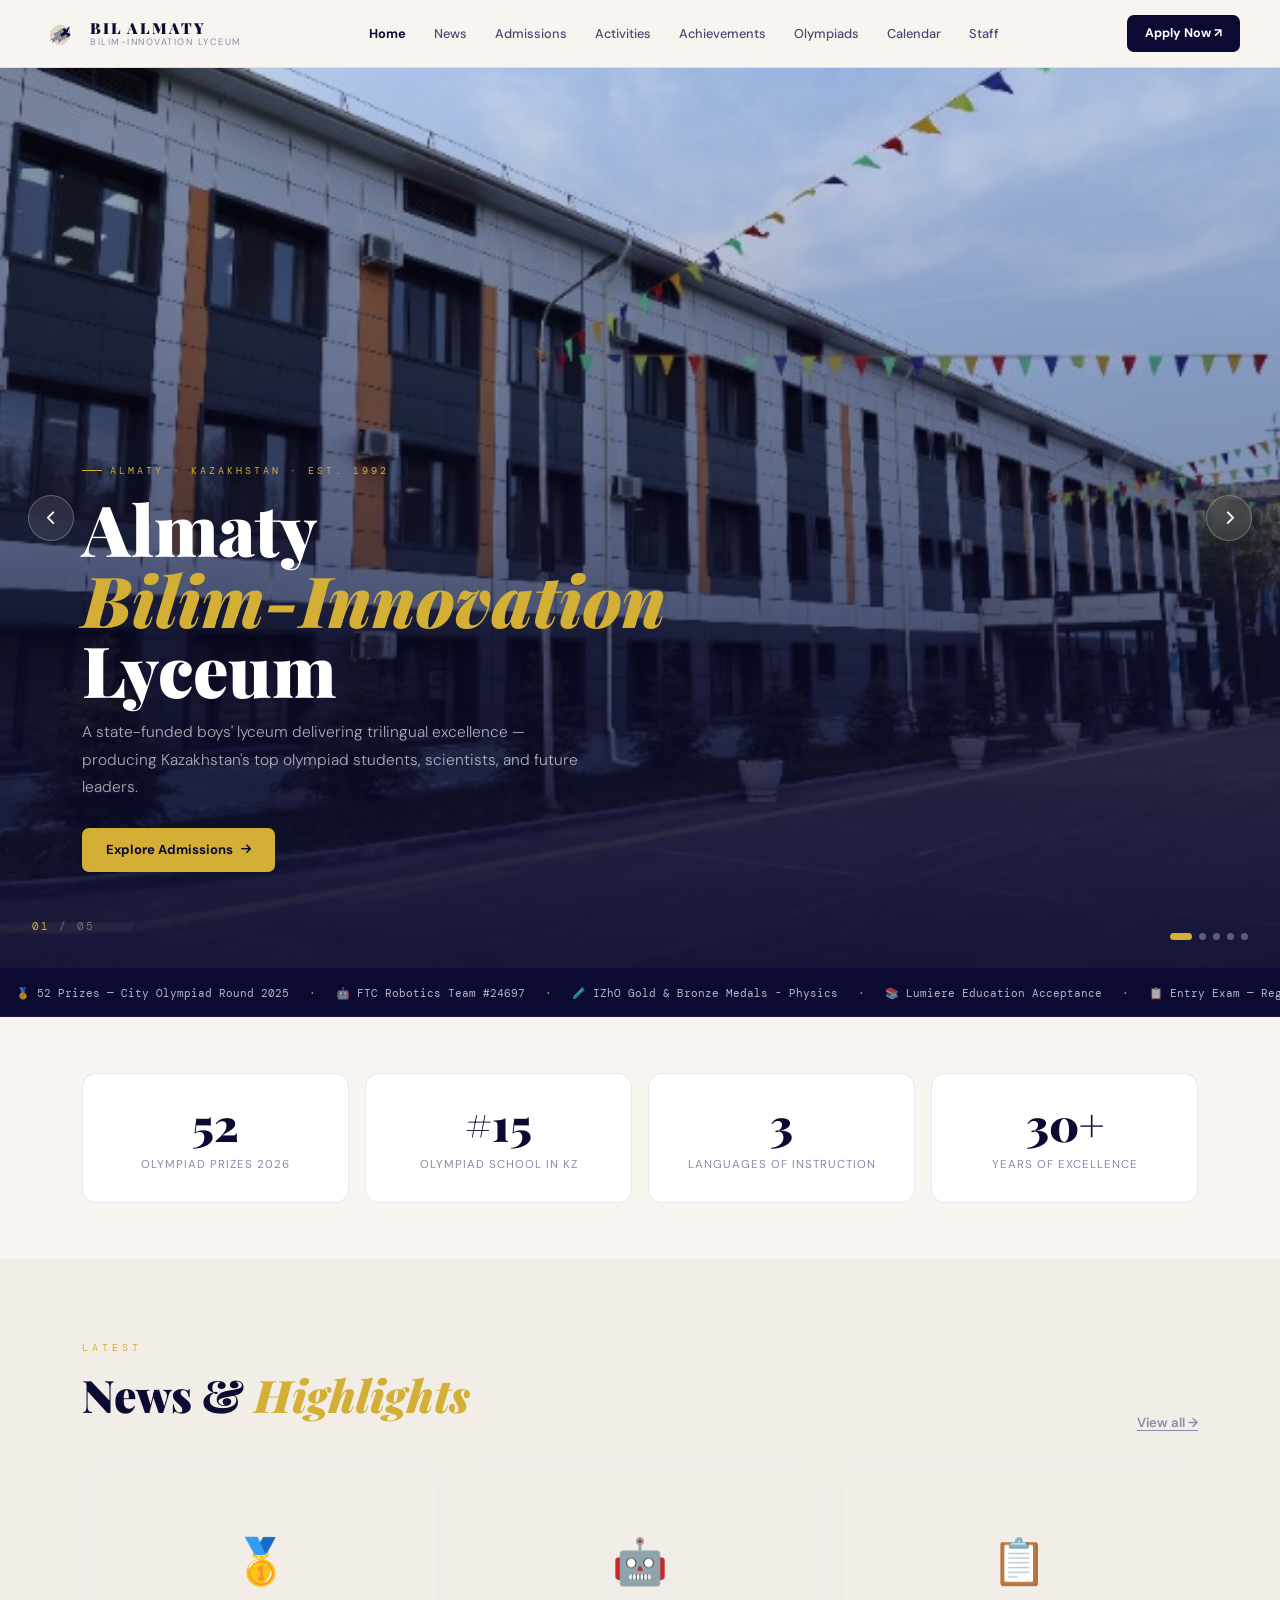
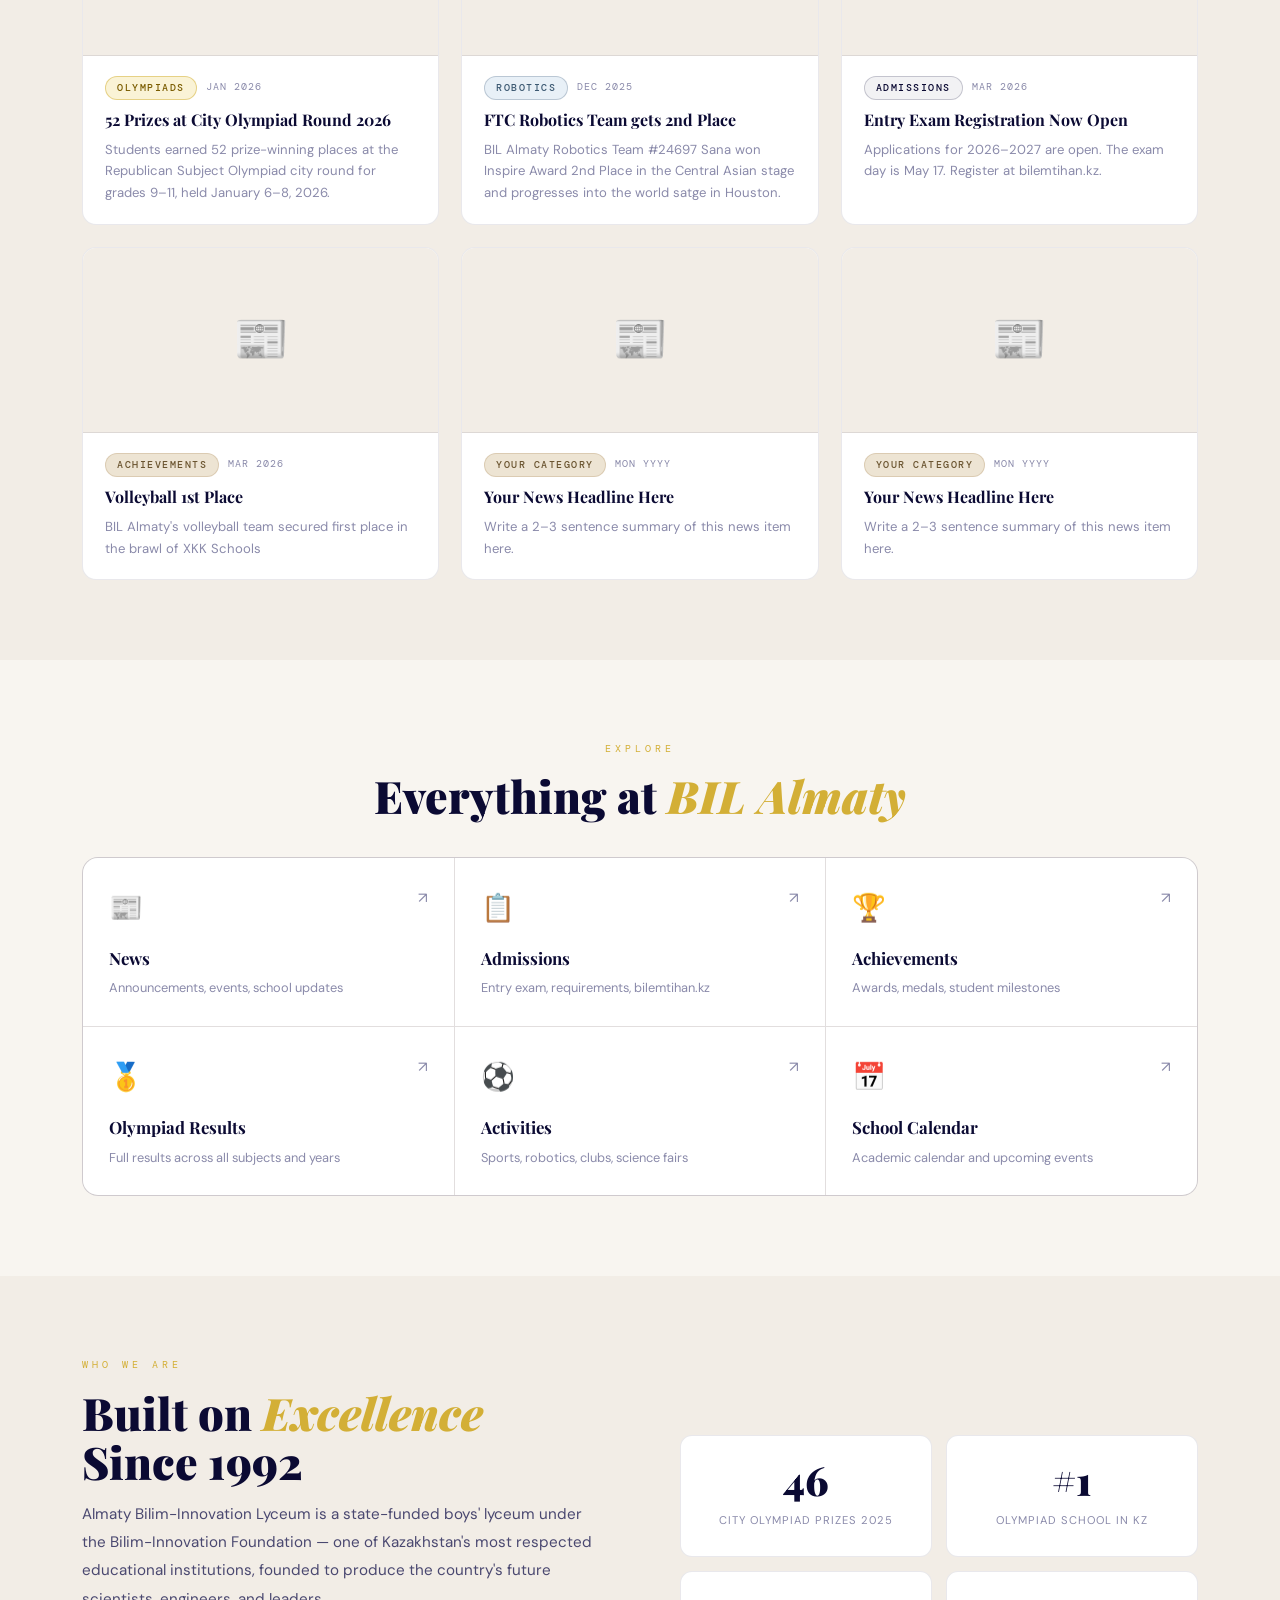
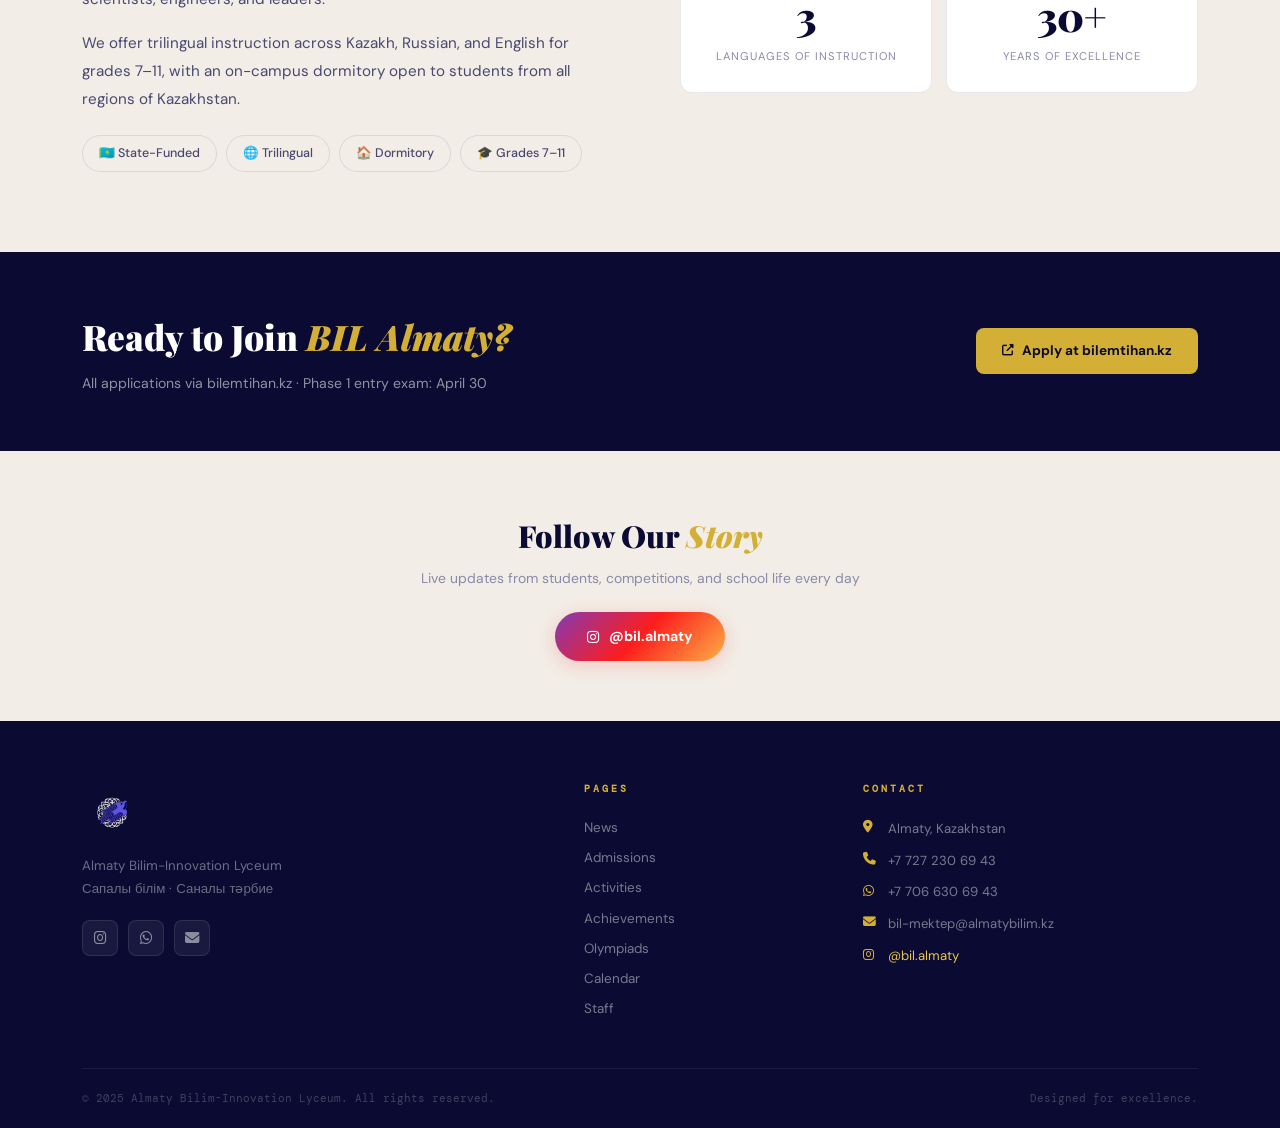
<file: index.html>
<!DOCTYPE html>
<html lang="en">
<head>
  <meta charset="UTF-8"/>
  <meta name="viewport" content="width=device-width, initial-scale=1.0"/>
  <title>BIL Almaty — Bilim-Innovation Lyceum</title>
  <link rel="stylesheet" href="style.css"/>
  <link href="https://fonts.googleapis.com/css2?family=Playfair+Display:ital,wght@0,700;0,900;1,700&family=DM+Sans:wght@300;400;500;600;700&family=DM+Mono:wght@400;500&display=swap" rel="stylesheet"/>
  <link rel="stylesheet" href="https://cdnjs.cloudflare.com/ajax/libs/font-awesome/6.5.0/css/all.min.css"/>
  <style>
  /* ─── HERO SLIDESHOW ─── */
  .hero-slider {
    position: relative; width: 100%; height: 100vh;
    min-height: 560px; overflow: hidden;
    margin-top: 68px; /* offset for fixed navbar */
  }
  .slide { position: absolute; inset: 0; opacity: 0; transition: opacity 0.85s ease; }
  .slide.active { opacity: 1; z-index: 1; }
  .slide-photo {
    position: absolute; inset: 0;
    background: var(--navy); /* navy until real photo added */
    background-size: cover; background-position: center;
    transition: transform 8s ease;
  }
  .slide.active .slide-photo { transform: scale(1.04); }
  /* Dark gradient so text is readable over any photo */
  .slide-overlay {
    position: absolute; inset: 0;
    background: linear-gradient(to top, rgba(11,10,51,0.82) 0%, rgba(11,10,51,0.38) 50%, rgba(11,10,51,0.1) 100%);
  }
  .slide-content {
    position: absolute; bottom: 0; left: 0; right: 0; z-index: 2;
    max-width: 1180px; margin: 0 auto;
    padding: 0 32px 96px;
  }
  .slide-tag { font-family: var(--font-mono); font-size: 0.65rem; letter-spacing: 3px; text-transform: uppercase; color: var(--gold); margin-bottom: 14px; display: flex; align-items: center; gap: 8px; }
  .slide-tag::before { content:''; display:block; width:20px; height:1px; background:var(--gold); }
  .slide-title { font-family: var(--font-display); font-size: clamp(2.2rem,5.5vw,5rem); font-weight: 900; color: #fff; line-height: 1.0; margin-bottom: 14px; max-width: 720px; }
  .slide-title em { font-style: italic; color: var(--gold); }
  .slide-desc { font-size: 0.97rem; color: rgba(255,255,255,0.65); max-width: 500px; line-height: 1.8; margin-bottom: 26px; font-weight: 300; }
  .slide-link { display: inline-flex; align-items: center; gap: 8px; background: var(--gold); color: var(--navy); padding: 11px 24px; border-radius: 7px; font-weight: 700; font-size: 0.82rem; transition: all 0.22s; }
  .slide-link:hover { background: var(--gold-light); transform: translateY(-2px); box-shadow: 0 6px 22px rgba(211,175,54,0.4); }

  /* Progress bar */
  .s-progress { position: absolute; top: 0; left: 0; height: 3px; background: var(--gold); z-index: 10; width: 0; transition: width 5.5s linear; }
  .s-progress.run { width: 100%; }

  /* Arrows */
  .s-arrow {
    position: absolute; top: 50%; transform: translateY(-50%); z-index: 10;
    width: 46px; height: 46px; border-radius: 50%; border: 1.5px solid rgba(255,255,255,0.25);
    background: rgba(255,255,255,0.1); backdrop-filter: blur(8px);
    color: #fff; display: flex; align-items: center; justify-content: center;
    cursor: pointer; transition: all 0.22s; font-size: 0.9rem;
  }
  .s-arrow:hover { background: var(--gold); border-color: var(--gold); color: var(--navy); }
  .s-prev { left: 28px; } .s-next { right: 28px; }

  /* Dots + counter */
  .s-dots { position: absolute; bottom: 28px; right: 32px; z-index: 10; display: flex; gap: 7px; align-items: center; }
  .sdot { width: 7px; height: 7px; border-radius: 50%; background: rgba(255,255,255,0.3); border: none; cursor: pointer; transition: all 0.22s; padding: 0; }
  .sdot.active { background: var(--gold); width: 22px; border-radius: 4px; }
  .s-counter { position: absolute; bottom: 32px; left: 32px; z-index: 10; font-family: var(--font-mono); font-size: 0.68rem; color: rgba(255,255,255,0.35); letter-spacing: 2px; }
  .s-counter em { color: var(--gold); font-style: normal; }

  /* ─── NEWS FEED ─── */
  .news-grid { display: grid; grid-template-columns: repeat(3,1fr); gap: 22px; }
  .news-card { background: var(--bg-card); border: 1.5px solid var(--border); border-radius: 14px; overflow: hidden; transition: all 0.28s; }
  .news-card:hover { border-color: var(--border-gold); box-shadow: 0 10px 36px rgba(11,10,51,0.08); transform: translateY(-3px); }
  /* Photo area — shows emoji icon until real photo added */
  .nc-photo { height: 185px; background: var(--bg-subtle); display: flex; align-items: center; justify-content: center; font-size: 2.8rem; background-size: cover; background-position: center; border-bottom: 1px solid var(--border); }
  .nc-body { padding: 20px 22px; }
  .nc-meta { display: flex; align-items: center; gap: 9px; margin-bottom: 10px; }
  .nc-date { font-family: var(--font-mono); font-size: 0.64rem; color: var(--text-muted); letter-spacing: 1px; }
  .nc-body h3 { font-family: var(--font-display); font-size: 1rem; font-weight: 700; color: var(--navy); line-height: 1.3; margin-bottom: 8px; }
  .nc-body p  { font-size: 0.82rem; color: var(--text-muted); line-height: 1.65; }

  /* ─── STATS ROW ─── */
  .stats-row { display: grid; grid-template-columns: repeat(4,1fr); gap: 16px; }
  .stat-box { background: var(--bg-card); border: 1.5px solid var(--border); border-radius: 14px; padding: 28px 20px; text-align: center; transition: all 0.28s; }
  .stat-box:hover { border-color: var(--border-gold); box-shadow: 0 6px 24px rgba(211,175,54,0.1); transform: translateY(-3px); }
  .stat-num { font-family: var(--font-display); font-size: 2.8rem; font-weight: 900; color: var(--navy); line-height: 1; display: block; }
  .stat-lbl { font-size: 0.72rem; color: var(--text-muted); text-transform: uppercase; letter-spacing: 1px; margin-top: 8px; display: block; }

  /* ─── QUICK LINKS ─── */
  .ql-grid { display: grid; grid-template-columns: repeat(3,1fr); gap: 1px; background: var(--border); border: 1.5px solid var(--border); border-radius: 16px; overflow: hidden; }
  .ql-card { background: var(--bg-card); padding: 28px 26px; display: flex; flex-direction: column; transition: background 0.2s; position: relative; overflow: hidden; }
  .ql-card::after { content:''; position:absolute; bottom:0; left:0; right:0; height:3px; background:var(--gold); transform:scaleX(0); transform-origin:left; transition:transform 0.28s ease; }
  .ql-card:hover { background: var(--bg-subtle); }
  .ql-card:hover::after { transform: scaleX(1); }
  .ql-card:hover .ql-arr { transform: translate(3px,-3px); color: var(--gold); }
  .ql-top { display: flex; justify-content: space-between; align-items: flex-start; margin-bottom: 14px; }
  .ql-icon { font-size: 1.7rem; }
  .ql-arr  { font-size: 0.95rem; color: var(--text-muted); transition: all 0.22s; }
  .ql-card h3 { font-family: var(--font-display); font-size: 1.05rem; font-weight: 700; color: var(--navy); margin-bottom: 6px; }
  .ql-card p  { font-size: 0.8rem; color: var(--text-muted); line-height: 1.55; }

  /* ─── ABOUT STRIP ─── */
  .about-inner { display: grid; grid-template-columns: 1fr 1fr; gap: 80px; align-items: center; }
  .about-text p { font-size: 0.95rem; color: var(--text-mid); line-height: 1.85; margin-bottom: 16px; }
  .about-pills { display: flex; flex-wrap: wrap; gap: 9px; margin-top: 22px; }
  .a-pill { background: var(--bg-subtle); border: 1.5px solid var(--border); color: var(--text-mid); padding: 7px 16px; border-radius: 100px; font-size: 0.78rem; font-weight: 500; }
  .about-stats { display: grid; grid-template-columns: 1fr 1fr; gap: 14px; }
  .ab-stat { background: var(--bg-card); border: 1.5px solid var(--border); border-radius: 12px; padding: 24px 20px; text-align: center; transition: all 0.28s; }
  .ab-stat:hover { border-color: var(--border-gold); transform: translateY(-3px); }
  .ab-num { font-family: var(--font-display); font-size: 2.5rem; font-weight: 900; color: var(--navy); line-height: 1; display: block; margin-bottom: 6px; }
  .ab-lbl { font-size: 0.7rem; color: var(--text-muted); text-transform: uppercase; letter-spacing: 1px; }

  /* ─── ADMISSIONS BAND ─── */
  .admit-band { background: var(--navy); padding: 56px 0; }
  .admit-inner { display: flex; justify-content: space-between; align-items: center; gap: 32px; flex-wrap: wrap; }
  .admit-inner h2 { font-family: var(--font-display); font-size: clamp(1.5rem,3vw,2.2rem); font-weight: 900; color: #fff; }
  .admit-inner h2 em { font-style:italic; color:var(--gold); }
  .admit-inner p { color: rgba(255,255,255,0.55); font-size: 0.88rem; margin-top: 6px; }

  /* ─── IG STRIP ─── */
  .ig-strip { background: var(--bg-subtle); padding: 60px 0; text-align: center; }
  .ig-strip h2 { font-family: var(--font-display); font-size: 1.9rem; font-weight: 900; color: var(--navy); margin-bottom: 6px; }
  .ig-strip h2 em { font-style:italic; color:var(--gold); }
  .ig-strip p { color: var(--text-muted); font-size: 0.87rem; margin-bottom: 22px; }
  .ig-btn { display:inline-flex; align-items:center; gap:10px; background:linear-gradient(135deg,#833ab4,#fd1d1d,#fcb045); color:#fff; padding:13px 32px; border-radius:100px; font-weight:700; font-size:0.88rem; transition:all 0.28s; box-shadow:0 4px 18px rgba(253,29,29,0.2); }
  .ig-btn:hover { transform:translateY(-2px); box-shadow:0 8px 28px rgba(253,29,29,0.35); }

  @media(max-width:900px){
    .news-grid { grid-template-columns:1fr 1fr; }
    .stats-row { grid-template-columns:1fr 1fr; }
    .ql-grid { grid-template-columns:1fr 1fr; }
    .about-inner { grid-template-columns:1fr; gap:40px; }
  }
  @media(max-width:600px){
    .news-grid { grid-template-columns:1fr; }
    .ql-grid { grid-template-columns:1fr; }
    .stats-row { grid-template-columns:1fr 1fr; }
    .admit-inner { flex-direction:column; text-align:center; }
    .s-arrow { display:none; }
    .slide-content { padding: 0 18px 80px; }
  }
  </style>
</head>
<body>

<!-- NAVBAR -->
<nav class="navbar" id="navbar">
  <a class="nav-logo" href="index.html">
    <img src="logo.png" alt="BIL Logo" class="nav-logo-img"/>
    <div class="nav-logo-text">
      <span class="logo-main">BIL ALMATY</span>
      <span class="logo-sub">Bilim-Innovation Lyceum</span>
    </div>
  </a>
  <ul class="nav-links">
    <li><a href="index.html" class="active">Home</a></li>
    <li><a href="news.html">News</a></li>
    <li><a href="admissions.html">Admissions</a></li>
    <li><a href="activities.html">Activities</a></li>
    <li><a href="achievements.html">Achievements</a></li>
    <li><a href="olympiads.html">Olympiads</a></li>
    <li><a href="calendar.html">Calendar</a></li>
    <li><a href="staff.html">Staff</a></li>
  </ul>
  <a href="https://bilemtihan.kz" target="_blank" class="nav-cta">Apply Now ↗</a>
  <button class="hamburger" id="hamburger">&#9776;</button>
</nav>
<div class="mobile-menu" id="mobileMenu">
  <button class="mobile-close" id="mobileClose">✕</button>
  <img src="logo.png" alt="BIL Logo" class="mobile-logo"/>
  <a href="index.html">Home</a>
  <a href="news.html">News</a>
  <a href="admissions.html">Admissions</a>
  <a href="activities.html">Activities</a>
  <a href="achievements.html">Achievements</a>
  <a href="olympiads.html">Olympiads</a>
  <a href="calendar.html">Calendar</a>
  <a href="staff.html">Staff</a>
</div>


<!-- ═══════════════════════════════════════════
     HERO SLIDESHOW
     HOW TO ADD PHOTOS: on any .slide-photo div,
     add:  style="background-image:url('photos/yourfile.jpg');"
     Recommended size: 1920×1080 or wider.
     ═══════════════════════════════════════════ -->
<div class="hero-slider" id="heroSlider">
  <div class="s-progress" id="sProgress"></div>
  <div class="s-counter"><em id="sCur">01</em> / <span id="sTotal">05</span></div>
  <div class="s-dots" id="sDots"></div>
  <button class="s-arrow s-prev" id="sPrev"><i class="fa fa-chevron-left"></i></button>
  <button class="s-arrow s-next" id="sNext"><i class="fa fa-chevron-right"></i></button>

  <!-- SLIDE 1: School intro -->
  <div class="slide active">
    <!-- PHOTO SLIDE 1: school building / students → style="background-image:url('photos/slide1.jpg');" -->
    <div class="slide-photo" style='background-image:url("photos/almaty bil building.jpg")'></div>
    <div class="slide-overlay"></div>
    <div class="slide-content">
      <div class="slide-tag">Almaty · Kazakhstan · Est. 1992</div>
      <h1 class="slide-title">Almaty<br/><em>Bilim-Innovation</em><br/>Lyceum</h1>
      <p class="slide-desc">A state-funded boys' lyceum delivering trilingual excellence — producing Kazakhstan's top olympiad students, scientists, and future leaders.</p>
      <a href="admissions.html" class="slide-link">Explore Admissions <i class="fa fa-arrow-right" style="font-size:.72rem"></i></a>
    </div>
  </div>

  <!-- SLIDE 2: Olympiad achievement -->
  <div class="slide">
    <!-- PHOTO SLIDE 2: olympiad ceremony / medal photo → style="background-image:url('photos/slide2.jpg');" -->
    <div class="slide-photo" style="background-image:url('photos/regional olymp 2026.jpeg');"></div>
    <div class="slide-overlay"></div>
    <div class="slide-content">
      <div class="slide-tag">Olympiad Achievement · 2026</div>
      <!-- PLACEHOLDER: update title if achievement changes -->
      <h1 class="slide-title">52 Prize Places at the<br/><em>City Olympiad</em> Round</h1>
      <p class="slide-desc">Our students earned 52 prize-winning places at the Republican Subject Olympiad city round for grades 9–11, January 2026.</p>
      <a href="olympiads.html" class="slide-link">See All Results <i class="fa fa-arrow-right" style="font-size:.72rem"></i></a>
    </div>
  </div>

  <!-- SLIDE 3: Robotics -->
  <div class="slide">
    <!-- PHOTO SLIDE 3: robotics team → style="background-image:url('photos/slide3.jpg');" -->
    <div class="slide-photo" style="background-image:url('photos/ftc sana.jpeg');"></div>
    <div class="slide-overlay"></div>
    <div class="slide-content">
      <div class="slide-tag">STEM · Robotics</div>
      <h1 class="slide-title">FTC Robotics<br/><em>Sana Team #24697</em></h1>
      <p class="slide-desc">Our FIRST Tech Challenge team designs and programs competitive robots, representing BIL at national and international events.</p>
      <a href="activities.html" class="slide-link">Explore Activities <i class="fa fa-arrow-right" style="font-size:.72rem"></i></a>
    </div>
  </div>

  <!-- SLIDE 4: PLACEHOLDER — fill in your own content -->
  <div class="slide">
    <!-- PHOTO SLIDE 4: your photo → style="background-image:url('photos/slide4.jpg');" -->
    <div class="slide-photo" style="background-image:url('photos/lumiere zhans.jpeg');"></div>
    <div class="slide-overlay"></div>
    <div class="slide-content">
      <div class="slide-tag">Program Acceptance</div>
      <!-- PLACEHOLDER: replace with your headline and description -->
      <h1 class="slide-title">Lumiere Education<br/>Research <em>Institute</em></h1>
      <p class="slide-desc">Our student Baqyt Zhansultan has been accepted into the Lumiere Education Research Institute for their outstanding academic achievements.</p>
      <a href="achievements.html" class="slide-link">Your Link <i class="fa fa-arrow-right" style="font-size:.72rem"></i></a>
    </div>
  </div>

  <!-- SLIDE 5: PLACEHOLDER -->
  <div class="slide">
    <!-- PHOTO SLIDE 5: your photo → style="background-image:url('photos/slide5.jpg');" -->
    <div class="slide-photo" style="background-image:url('photos/rsi acceptance.jpeg');"></div>
    <div class="slide-overlay"></div>
    <div class="slide-content">
      <div class="slide-tag">Program Acceptance</div>
      <!-- PLACEHOLDER: replace with your headline and description -->
      <h1 class="slide-title">Research Science Institute<br/>at <em>MIT</em></h1>
      <p class="slide-desc">RSI is an elite program that only selects 100 students worldwide. We are happy to announce that there are only 2 students accepted to RSI in Kazakhstan this year — and both are from our lyceum! </p>
      <a href="achievements.html" class="slide-link">Your Link <i class="fa fa-arrow-right" style="font-size:.72rem"></i></a>
    </div>
  </div>
</div>


<!-- TICKER -->
<div class="ticker-wrap">
  <div class="ticker-track">
    <!-- PLACEHOLDER: update these with your latest announcements -->
    <span>🥇 52 Prizes — City Olympiad Round 2025</span><span class="tick-sep">·</span>
    <span>🤖 FTC Robotics Team #24697</span><span class="tick-sep">·</span>
    <span>🧪 IZhO Gold & Bronze Medals - Physics</span><span class="tick-sep">·</span>
    <span>📚 Lumiere Education Acceptance</span><span class="tick-sep">·</span>
    <span>📋 Entry Exam — Register at bilemtihan.kz</span><span class="tick-sep">·</span>
    <span>🥇 52 Prizes — City Olympiad Round 2025</span><span class="tick-sep">·</span>
    <span>🤖 FTC Robotics Team #24697</span><span class="tick-sep">·</span>
    <span>🧪 IZhO Gold & Bronze Medals - Physics</span><span class="tick-sep">·</span>
    <span>📚 Lumiere Education Acceptance</span><span class="tick-sep">·</span>
    <span>📋 Entry Exam — Register at bilemtihan.kz</span><span class="tick-sep">·</span>
  </div>
</div>


<!-- STATS ROW -->
<section class="section-sm" style="background:var(--bg);">
  <div class="container">
    <div class="stats-row">
      <!-- PLACEHOLDER: update numbers with real figures -->
      <div class="stat-box reveal"><span class="stat-num">52</span><span class="stat-lbl">Olympiad Prizes 2026</span></div>
      <div class="stat-box reveal"><span class="stat-num">#15</span><span class="stat-lbl">Olympiad School in KZ</span></div>
      <div class="stat-box reveal"><span class="stat-num">3</span><span class="stat-lbl">Languages of Instruction</span></div>
      <div class="stat-box reveal"><span class="stat-num">30+</span><span class="stat-lbl">Years of Excellence</span></div>
    </div>
  </div>
</section>


<!-- NEWS FEED -->
<section class="section" style="background:var(--bg-subtle);">
  <div class="container">
    <div style="display:flex;justify-content:space-between;align-items:flex-end;margin-bottom:36px;">
      <div>
        <span class="overline">Latest</span>
        <h2 class="section-title">News &amp; <em>Highlights</em></h2>
      </div>
      <a href="news.html" style="font-size:.82rem;font-weight:600;color:var(--text-muted);text-decoration:underline;text-underline-offset:3px;">View all →</a>
    </div>
    <div class="news-grid">

      <!--
      ════════════════════════════════════════════
      HOW TO ADD A NEWS CARD:
        1. Copy the block between BEGIN / END below
        2. Paste it at the TOP of this .news-grid (newest first)
        3. Fill in: tag class, date, title, description
        4. To add a photo: on .nc-photo add
           style="background-image:url('photos/newsX.jpg');"
           and remove the emoji inside it
      ════════════════════════════════════════════
      -->

      <!-- BEGIN NEWS CARD -->
      <div class="news-card reveal">
        <div class="nc-photo">🥇</div><!-- PHOTO: replace emoji + add background-image -->
        <div class="nc-body">
          <div class="nc-meta">
            <span class="tag tag-gold">Olympiads</span><!-- TAG options: tag-gold tag-navy tag-steel tag-sand tag-green -->
            <span class="nc-date">JAN 2026</span><!-- DATE -->
          </div>
          <h3>52 Prizes at City Olympiad Round 2026</h3><!-- TITLE -->
          <p>Students earned 52 prize-winning places at the Republican Subject Olympiad city round for grades 9–11, held January 6–8, 2026.</p><!-- DESCRIPTION -->
        </div>
      </div>
      <!-- END NEWS CARD -->

      <!-- BEGIN NEWS CARD -->
      <div class="news-card reveal">
        <div class="nc-photo">🤖</div>
        <div class="nc-body">
          <div class="nc-meta"><span class="tag tag-steel">Robotics</span><span class="nc-date">DEC 2025</span></div>
          <h3>FTC Robotics Team gets 2nd Place</h3>
          <p>BIL Almaty Robotics Team #24697 Sana won Inspire Award 2nd Place in the Central Asian stage and progresses into the world satge in Houston.</p>
        </div>
      </div>
      <!-- END NEWS CARD -->

      <!-- BEGIN NEWS CARD -->
      <div class="news-card reveal">
        <div class="nc-photo">📋</div>
        <div class="nc-body">
          <div class="nc-meta"><span class="tag tag-navy">Admissions</span><span class="nc-date">MAR 2026</span></div>
          <h3>Entry Exam Registration Now Open</h3>
          <p>Applications for 2026–2027 are open. The exam day is May 17. Register at bilemtihan.kz.</p>
        </div>
      </div>
      <!-- END NEWS CARD -->

      <!-- BEGIN NEWS CARD — PLACEHOLDER -->
      <div class="news-card reveal">
        <div class="nc-photo">📰</div><!-- PHOTO placeholder -->
        <div class="nc-body">
          <div class="nc-meta">
            <span class="tag tag-sand">Achievements</span><!-- change tag -->
            <span class="nc-date">MAR 2026</span><!-- change date -->
          </div>
          <h3>Volleyball 1st Place</h3><!-- change title -->
          <p>BIL Almaty's volleyball team secured first place in the brawl of XKK Schools</p><!-- change description -->
        </div>
      </div>
      <!-- END NEWS CARD -->

      <!-- BEGIN NEWS CARD — PLACEHOLDER -->
      <div class="news-card reveal">
        <div class="nc-photo">📰</div>
        <div class="nc-body">
          <div class="nc-meta"><span class="tag tag-sand">YOUR CATEGORY</span><span class="nc-date">MON YYYY</span></div>
          <h3>Your News Headline Here</h3>
          <p>Write a 2–3 sentence summary of this news item here.</p>
        </div>
      </div>
      <!-- END NEWS CARD -->

      <!-- BEGIN NEWS CARD — PLACEHOLDER -->
      <div class="news-card reveal">
        <div class="nc-photo">📰</div>
        <div class="nc-body">
          <div class="nc-meta"><span class="tag tag-sand">YOUR CATEGORY</span><span class="nc-date">MON YYYY</span></div>
          <h3>Your News Headline Here</h3>
          <p>Write a 2–3 sentence summary of this news item here.</p>
        </div>
      </div>
      <!-- END NEWS CARD -->

    </div>
  </div>
</section>


<!-- QUICK LINKS -->
<section class="section" style="background:var(--bg);">
  <div class="container">
    <span class="overline" style="text-align:center;display:block;">Explore</span>
    <h2 class="section-title" style="text-align:center;margin-bottom:36px;">Everything at <em>BIL Almaty</em></h2>
    <div class="ql-grid">
      <a href="news.html"         class="ql-card reveal"><div class="ql-top"><span class="ql-icon">📰</span><span class="ql-arr">↗</span></div><h3>News</h3><p>Announcements, events, school updates</p></a>
      <a href="admissions.html"   class="ql-card reveal"><div class="ql-top"><span class="ql-icon">📋</span><span class="ql-arr">↗</span></div><h3>Admissions</h3><p>Entry exam, requirements, bilemtihan.kz</p></a>
      <a href="achievements.html" class="ql-card reveal"><div class="ql-top"><span class="ql-icon">🏆</span><span class="ql-arr">↗</span></div><h3>Achievements</h3><p>Awards, medals, student milestones</p></a>
      <a href="olympiads.html"    class="ql-card reveal"><div class="ql-top"><span class="ql-icon">🥇</span><span class="ql-arr">↗</span></div><h3>Olympiad Results</h3><p>Full results across all subjects and years</p></a>
      <a href="activities.html"   class="ql-card reveal"><div class="ql-top"><span class="ql-icon">⚽</span><span class="ql-arr">↗</span></div><h3>Activities</h3><p>Sports, robotics, clubs, science fairs</p></a>
      <a href="calendar.html"     class="ql-card reveal"><div class="ql-top"><span class="ql-icon">📅</span><span class="ql-arr">↗</span></div><h3>School Calendar</h3><p>Academic calendar and upcoming events</p></a>
    </div>
  </div>
</section>


<!-- ABOUT -->
<section class="section" style="background:var(--bg-subtle);">
  <div class="container">
    <div class="about-inner">
      <div class="about-text reveal">
        <span class="overline">Who We Are</span>
        <h2 class="section-title">Built on <em>Excellence</em><br/>Since 1992</h2>
        <!-- PLACEHOLDER: replace these paragraphs with your school's real description -->
        <p>Almaty Bilim-Innovation Lyceum is a state-funded boys' lyceum under the Bilim-Innovation Foundation — one of Kazakhstan's most respected educational institutions, founded to produce the country's future scientists, engineers, and leaders.</p>
        <p>We offer trilingual instruction across Kazakh, Russian, and English for grades 7–11, with an on-campus dormitory open to students from all regions of Kazakhstan.</p>
        <div class="about-pills">
          <span class="a-pill">🇰🇿 State-Funded</span>
          <span class="a-pill">🌐 Trilingual</span>
          <span class="a-pill">🏠 Dormitory</span>
          <span class="a-pill">🎓 Grades 7–11</span>
          <!-- PLACEHOLDER: add more pills as needed -->
        </div>
      </div>
      <div class="about-stats">
        <!-- PLACEHOLDER: update numbers with real figures -->
        <div class="ab-stat reveal"><span class="ab-num">46</span><span class="ab-lbl">City Olympiad Prizes 2025</span></div>
        <div class="ab-stat reveal"><span class="ab-num">#1</span><span class="ab-lbl">Olympiad School in KZ</span></div>
        <div class="ab-stat reveal"><span class="ab-num">3</span><span class="ab-lbl">Languages of Instruction</span></div>
        <div class="ab-stat reveal"><span class="ab-num">30+</span><span class="ab-lbl">Years of Excellence</span></div>
      </div>
    </div>
  </div>
</section>


<!-- ADMISSIONS BAND -->
<div class="admit-band">
  <div class="container">
    <div class="admit-inner">
      <div>
        <h2>Ready to Join <em>BIL Almaty?</em></h2>
        <!-- PLACEHOLDER: update exam date if it changes -->
        <p>All applications via bilemtihan.kz · Phase 1 entry exam: April 30</p>
      </div>
      <a href="https://bilemtihan.kz" target="_blank" class="btn btn-gold">
        <i class="fa fa-external-link-alt" style="font-size:.72rem"></i> Apply at bilemtihan.kz
      </a>
    </div>
  </div>
</div>


<!-- INSTAGRAM -->
<div class="ig-strip">
  <div class="container">
    <h2>Follow Our <em>Story</em></h2>
    <p>Live updates from students, competitions, and school life every day</p>
    <a href="https://www.instagram.com/bil.almaty/" target="_blank" class="ig-btn">
      <i class="fab fa-instagram"></i> @bil.almaty
    </a>
  </div>
</div>


<!-- FOOTER -->
<footer class="footer">
  <div class="container">
    <div class="footer-top">
      <div class="footer-brand">
        <img src="logo.png" alt="BIL Logo" class="footer-logo-img"/>
        <p>Almaty Bilim-Innovation Lyceum<br/>Сапалы білім · Саналы тәрбие</p>
        <div class="footer-socials">
          <a href="https://www.instagram.com/bil.almaty/" target="_blank" class="fsocial"><i class="fab fa-instagram"></i></a>
          <a href="https://wa.me/77066306943" target="_blank" class="fsocial"><i class="fab fa-whatsapp"></i></a>
          <a href="mailto:bil-mektep@almatybilim.kz" class="fsocial"><i class="fa fa-envelope"></i></a>
        </div>
      </div>
      <div class="footer-nav">
        <h4>Pages</h4>
        <a href="news.html">News</a>
        <a href="admissions.html">Admissions</a>
        <a href="activities.html">Activities</a>
        <a href="achievements.html">Achievements</a>
        <a href="olympiads.html">Olympiads</a>
        <a href="calendar.html">Calendar</a>
        <a href="staff.html">Staff</a>
      </div>
      <div class="footer-info">
        <h4>Contact</h4>
        <!-- PLACEHOLDER: add full street address -->
        <div class="fi-row"><i class="fa fa-map-marker-alt"></i><span>Almaty, Kazakhstan</span></div>
        <div class="fi-row"><i class="fa fa-phone"></i><span>+7 727 230 69 43</span></div>
        <div class="fi-row"><i class="fab fa-whatsapp"></i><span>+7 706 630 69 43</span></div>
        <div class="fi-row"><i class="fa fa-envelope"></i><span>bil-mektep@almatybilim.kz</span></div>
        <div class="fi-row"><i class="fab fa-instagram"></i><a href="https://instagram.com/bil.almaty" target="_blank">@bil.almaty</a></div>
      </div>
    </div>
    <div class="footer-bottom">
      <span>© 2025 Almaty Bilim-Innovation Lyceum. All rights reserved.</span>
      <span>Designed for excellence.</span>
    </div>
  </div>
</footer>

<script>
/* ── Slider ── */
(function(){
  const slides = Array.from(document.querySelectorAll('.slide'));
  const dots   = document.getElementById('sDots');
  const prog   = document.getElementById('sProgress');
  const cur    = document.getElementById('sCur');
  document.getElementById('sTotal').textContent = String(slides.length).padStart(2,'0');
  let idx = 0, timer;
  slides.forEach((_,i)=>{
    const d = document.createElement('button');
    d.className = 'sdot'+(i===0?' active':'');
    d.onclick = ()=>go(i);
    dots.appendChild(d);
  });
  function go(n){
    slides[idx].classList.remove('active');
    dots.children[idx].classList.remove('active');
    idx = (n+slides.length)%slides.length;
    slides[idx].classList.add('active');
    dots.children[idx].classList.add('active');
    cur.textContent = String(idx+1).padStart(2,'0');
    prog.classList.remove('run');
    prog.style.transition='none'; prog.style.width='0%';
    requestAnimationFrame(()=>requestAnimationFrame(()=>{
      prog.style.transition='width 5.5s linear';
      prog.classList.add('run');
    }));
    clearInterval(timer); timer=setInterval(()=>go(idx+1),5500);
  }
  document.getElementById('sPrev').onclick=()=>go(idx-1);
  document.getElementById('sNext').onclick=()=>go(idx+1);
  // swipe
  let tx=0;
  const sl=document.getElementById('heroSlider');
  sl.addEventListener('touchstart',e=>{tx=e.touches[0].clientX;},{passive:true});
  sl.addEventListener('touchend',e=>{if(Math.abs(tx-e.changedTouches[0].clientX)>50)go(tx>e.changedTouches[0].clientX?idx+1:idx-1);},{passive:true});
  go(0);
})();
/* ── Navbar ── */
const nav=document.getElementById('navbar');
window.addEventListener('scroll',()=>nav.classList.toggle('scrolled',window.scrollY>20),{passive:true});
/* ── Mobile ── */
document.getElementById('hamburger').onclick=()=>document.getElementById('mobileMenu').classList.add('open');
document.getElementById('mobileClose').onclick=()=>document.getElementById('mobileMenu').classList.remove('open');
document.querySelectorAll('.mobile-menu a').forEach(a=>a.onclick=()=>document.getElementById('mobileMenu').classList.remove('open'));
/* ── Reveal ── */
new IntersectionObserver(es=>es.forEach(e=>{if(e.isIntersecting)e.target.classList.add('visible');}),{threshold:0.08})
  .observe||(()=>{})();
const ro=new IntersectionObserver(es=>es.forEach(e=>{if(e.isIntersecting)e.target.classList.add('visible');}),{threshold:0.08});
document.querySelectorAll('.reveal').forEach(el=>ro.observe(el));
</script>
</body>
</html>
</file>
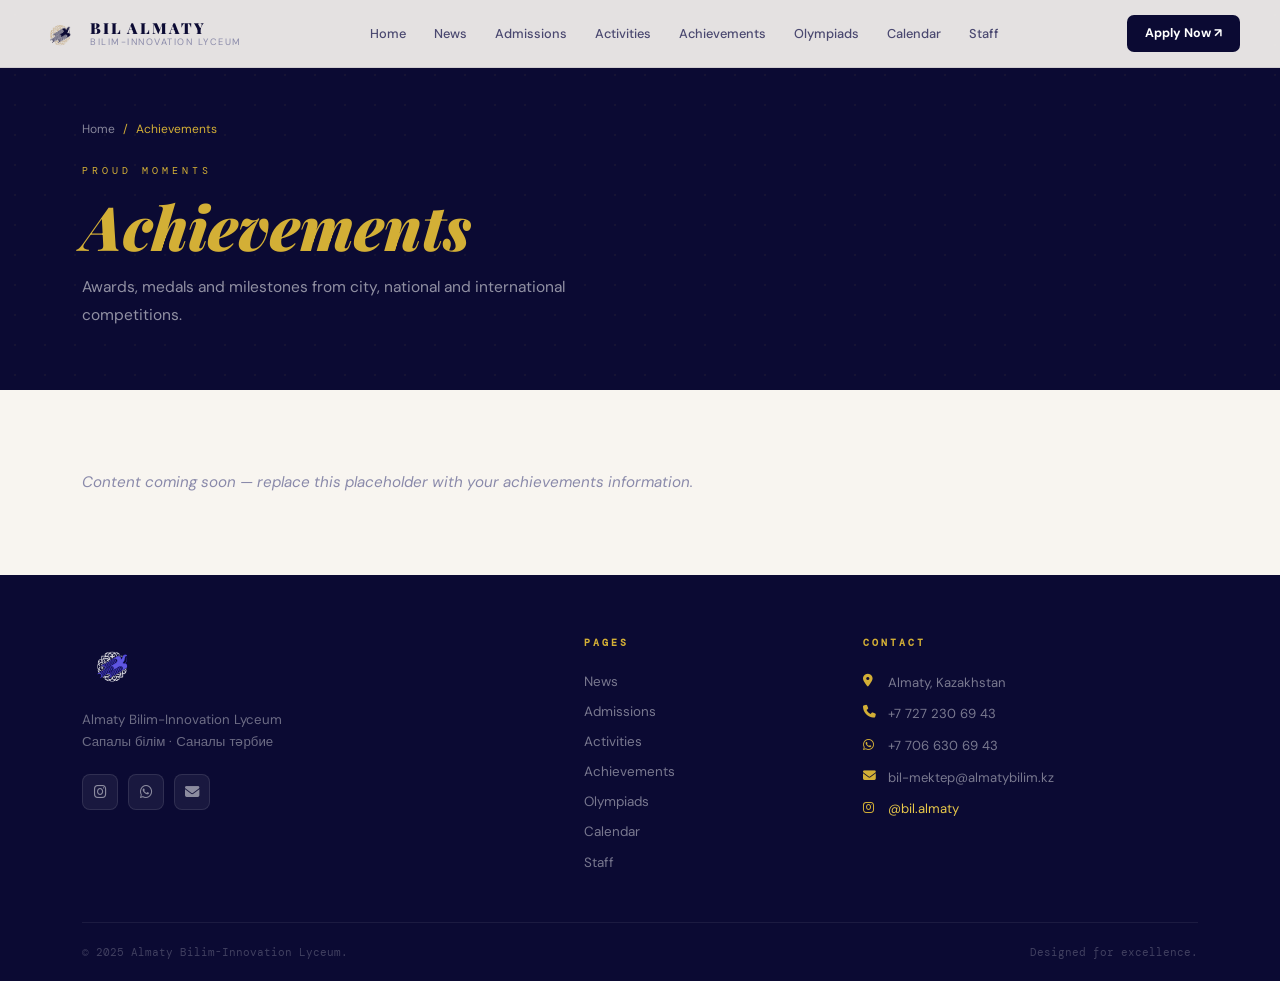
<file: achievements.html>
<!DOCTYPE html><html lang="en"><head><meta charset="UTF-8"/><meta name="viewport" content="width=device-width, initial-scale=1.0"/><title>Achievements — BIL Almaty</title><link rel="stylesheet" href="style.css"/><link href="https://fonts.googleapis.com/css2?family=Playfair+Display:ital,wght@0,700;0,900;1,700&family=DM+Sans:wght@300;400;500;600;700&family=DM+Mono:wght@400;500&display=swap" rel="stylesheet"/><link rel="stylesheet" href="https://cdnjs.cloudflare.com/ajax/libs/font-awesome/6.5.0/css/all.min.css"/></head><body>
<nav class="navbar" id="navbar"><a class="nav-logo" href="index.html"><img src="logo.png" alt="BIL Logo" class="nav-logo-img"/><div class="nav-logo-text"><span class="logo-main">BIL ALMATY</span><span class="logo-sub">Bilim-Innovation Lyceum</span></div></a><ul class="nav-links"><li><a href="index.html">Home</a></li><li><a href="news.html">News</a></li><li><a href="admissions.html">Admissions</a></li><li><a href="activities.html">Activities</a></li><li><a href="achievements.html">Achievements</a></li><li><a href="olympiads.html">Olympiads</a></li><li><a href="calendar.html">Calendar</a></li><li><a href="staff.html">Staff</a></li></ul><a href="https://bilemtihan.kz" target="_blank" class="nav-cta">Apply Now ↗</a><button class="hamburger" id="hamburger">&#9776;</button></nav>
<div class="mobile-menu" id="mobileMenu"><button class="mobile-close" id="mobileClose">✕</button><img src="logo.png" alt="BIL Logo" class="mobile-logo"/><a href="index.html">Home</a><a href="news.html">News</a><a href="admissions.html">Admissions</a><a href="activities.html">Activities</a><a href="achievements.html">Achievements</a><a href="olympiads.html">Olympiads</a><a href="calendar.html">Calendar</a><a href="staff.html">Staff</a></div>
<section class="page-hero"><div class="container"><div class="breadcrumb"><a href="index.html">Home</a><span>/</span><span>Achievements</span></div><div class="page-hero-label">PROUD MOMENTS</div><h1 class="page-hero-title"><em>Achievements</em></h1><p class="page-hero-sub">Awards, medals and milestones from city, national and international competitions.</p></div></section>
<section class="section" style="background:var(--bg);"><div class="container"><p style="color:var(--text-muted);font-size:.95rem;"><!-- PLACEHOLDER: Add your achievements content here. See index.html for examples of cards and grids. --><em>Content coming soon — replace this placeholder with your achievements information.</em></p></div></section>
<footer class="footer"><div class="container"><div class="footer-top"><div class="footer-brand"><img src="logo.png" alt="BIL Logo" class="footer-logo-img"/><p>Almaty Bilim-Innovation Lyceum<br/>Сапалы білім · Саналы тәрбие</p><div class="footer-socials"><a href="https://www.instagram.com/bil.almaty/" target="_blank" class="fsocial"><i class="fab fa-instagram"></i></a><a href="https://wa.me/77066306943" target="_blank" class="fsocial"><i class="fab fa-whatsapp"></i></a><a href="mailto:bil-mektep@almatybilim.kz" class="fsocial"><i class="fa fa-envelope"></i></a></div></div><div class="footer-nav"><h4>Pages</h4><a href="news.html">News</a><a href="admissions.html">Admissions</a><a href="activities.html">Activities</a><a href="achievements.html">Achievements</a><a href="olympiads.html">Olympiads</a><a href="calendar.html">Calendar</a><a href="staff.html">Staff</a></div><div class="footer-info"><h4>Contact</h4><div class="fi-row"><i class="fa fa-map-marker-alt"></i><span>Almaty, Kazakhstan</span></div><div class="fi-row"><i class="fa fa-phone"></i><span>+7 727 230 69 43</span></div><div class="fi-row"><i class="fab fa-whatsapp"></i><span>+7 706 630 69 43</span></div><div class="fi-row"><i class="fa fa-envelope"></i><span>bil-mektep@almatybilim.kz</span></div><div class="fi-row"><i class="fab fa-instagram"></i><a href="https://instagram.com/bil.almaty" target="_blank">@bil.almaty</a></div></div></div><div class="footer-bottom"><span>© 2025 Almaty Bilim-Innovation Lyceum.</span><span>Designed for excellence.</span></div></div></footer>
<script>const nav=document.getElementById('navbar');window.addEventListener('scroll',()=>nav.classList.toggle('scrolled',window.scrollY>20),{passive:true});document.getElementById('hamburger').onclick=()=>document.getElementById('mobileMenu').classList.add('open');document.getElementById('mobileClose').onclick=()=>document.getElementById('mobileMenu').classList.remove('open');document.querySelectorAll('.mobile-menu a').forEach(a=>a.onclick=()=>document.getElementById('mobileMenu').classList.remove('open'));</script>
</body></html>
</file>
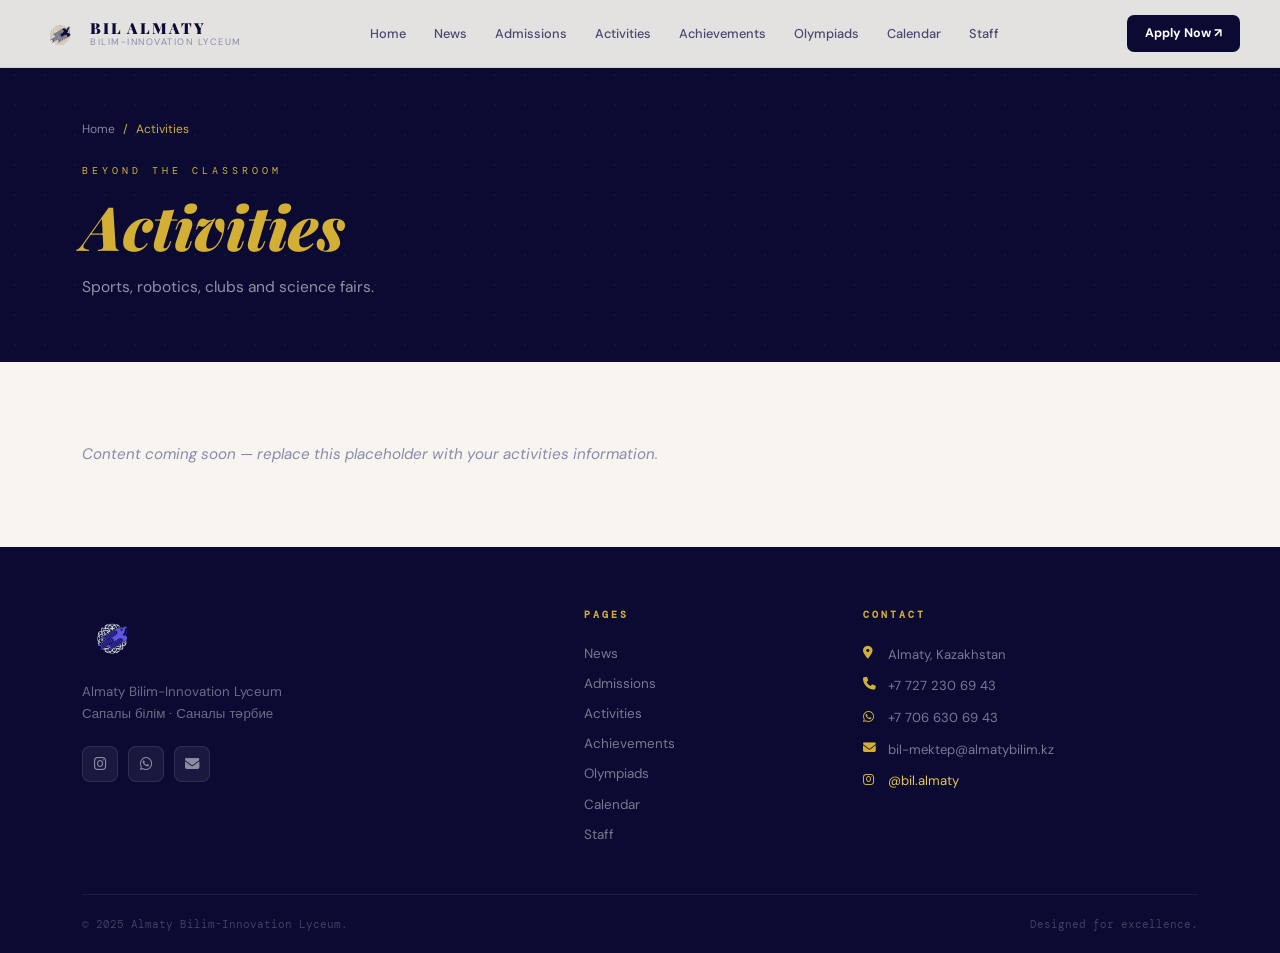
<file: activities.html>
<!DOCTYPE html><html lang="en"><head><meta charset="UTF-8"/><meta name="viewport" content="width=device-width, initial-scale=1.0"/><title>Activities — BIL Almaty</title><link rel="stylesheet" href="style.css"/><link href="https://fonts.googleapis.com/css2?family=Playfair+Display:ital,wght@0,700;0,900;1,700&family=DM+Sans:wght@300;400;500;600;700&family=DM+Mono:wght@400;500&display=swap" rel="stylesheet"/><link rel="stylesheet" href="https://cdnjs.cloudflare.com/ajax/libs/font-awesome/6.5.0/css/all.min.css"/></head><body>
<nav class="navbar" id="navbar"><a class="nav-logo" href="index.html"><img src="logo.png" alt="BIL Logo" class="nav-logo-img"/><div class="nav-logo-text"><span class="logo-main">BIL ALMATY</span><span class="logo-sub">Bilim-Innovation Lyceum</span></div></a><ul class="nav-links"><li><a href="index.html">Home</a></li><li><a href="news.html">News</a></li><li><a href="admissions.html">Admissions</a></li><li><a href="activities.html">Activities</a></li><li><a href="achievements.html">Achievements</a></li><li><a href="olympiads.html">Olympiads</a></li><li><a href="calendar.html">Calendar</a></li><li><a href="staff.html">Staff</a></li></ul><a href="https://bilemtihan.kz" target="_blank" class="nav-cta">Apply Now ↗</a><button class="hamburger" id="hamburger">&#9776;</button></nav>
<div class="mobile-menu" id="mobileMenu"><button class="mobile-close" id="mobileClose">✕</button><img src="logo.png" alt="BIL Logo" class="mobile-logo"/><a href="index.html">Home</a><a href="news.html">News</a><a href="admissions.html">Admissions</a><a href="activities.html">Activities</a><a href="achievements.html">Achievements</a><a href="olympiads.html">Olympiads</a><a href="calendar.html">Calendar</a><a href="staff.html">Staff</a></div>
<section class="page-hero"><div class="container"><div class="breadcrumb"><a href="index.html">Home</a><span>/</span><span>Activities</span></div><div class="page-hero-label">BEYOND THE CLASSROOM</div><h1 class="page-hero-title"><em>Activities</em></h1><p class="page-hero-sub">Sports, robotics, clubs and science fairs.</p></div></section>
<section class="section" style="background:var(--bg);"><div class="container"><p style="color:var(--text-muted);font-size:.95rem;"><!-- PLACEHOLDER: Add your activities content here. See index.html for examples of cards and grids. --><em>Content coming soon — replace this placeholder with your activities information.</em></p></div></section>
<footer class="footer"><div class="container"><div class="footer-top"><div class="footer-brand"><img src="logo.png" alt="BIL Logo" class="footer-logo-img"/><p>Almaty Bilim-Innovation Lyceum<br/>Сапалы білім · Саналы тәрбие</p><div class="footer-socials"><a href="https://www.instagram.com/bil.almaty/" target="_blank" class="fsocial"><i class="fab fa-instagram"></i></a><a href="https://wa.me/77066306943" target="_blank" class="fsocial"><i class="fab fa-whatsapp"></i></a><a href="mailto:bil-mektep@almatybilim.kz" class="fsocial"><i class="fa fa-envelope"></i></a></div></div><div class="footer-nav"><h4>Pages</h4><a href="news.html">News</a><a href="admissions.html">Admissions</a><a href="activities.html">Activities</a><a href="achievements.html">Achievements</a><a href="olympiads.html">Olympiads</a><a href="calendar.html">Calendar</a><a href="staff.html">Staff</a></div><div class="footer-info"><h4>Contact</h4><div class="fi-row"><i class="fa fa-map-marker-alt"></i><span>Almaty, Kazakhstan</span></div><div class="fi-row"><i class="fa fa-phone"></i><span>+7 727 230 69 43</span></div><div class="fi-row"><i class="fab fa-whatsapp"></i><span>+7 706 630 69 43</span></div><div class="fi-row"><i class="fa fa-envelope"></i><span>bil-mektep@almatybilim.kz</span></div><div class="fi-row"><i class="fab fa-instagram"></i><a href="https://instagram.com/bil.almaty" target="_blank">@bil.almaty</a></div></div></div><div class="footer-bottom"><span>© 2025 Almaty Bilim-Innovation Lyceum.</span><span>Designed for excellence.</span></div></div></footer>
<script>const nav=document.getElementById('navbar');window.addEventListener('scroll',()=>nav.classList.toggle('scrolled',window.scrollY>20),{passive:true});document.getElementById('hamburger').onclick=()=>document.getElementById('mobileMenu').classList.add('open');document.getElementById('mobileClose').onclick=()=>document.getElementById('mobileMenu').classList.remove('open');document.querySelectorAll('.mobile-menu a').forEach(a=>a.onclick=()=>document.getElementById('mobileMenu').classList.remove('open'));</script>
</body></html>
</file>
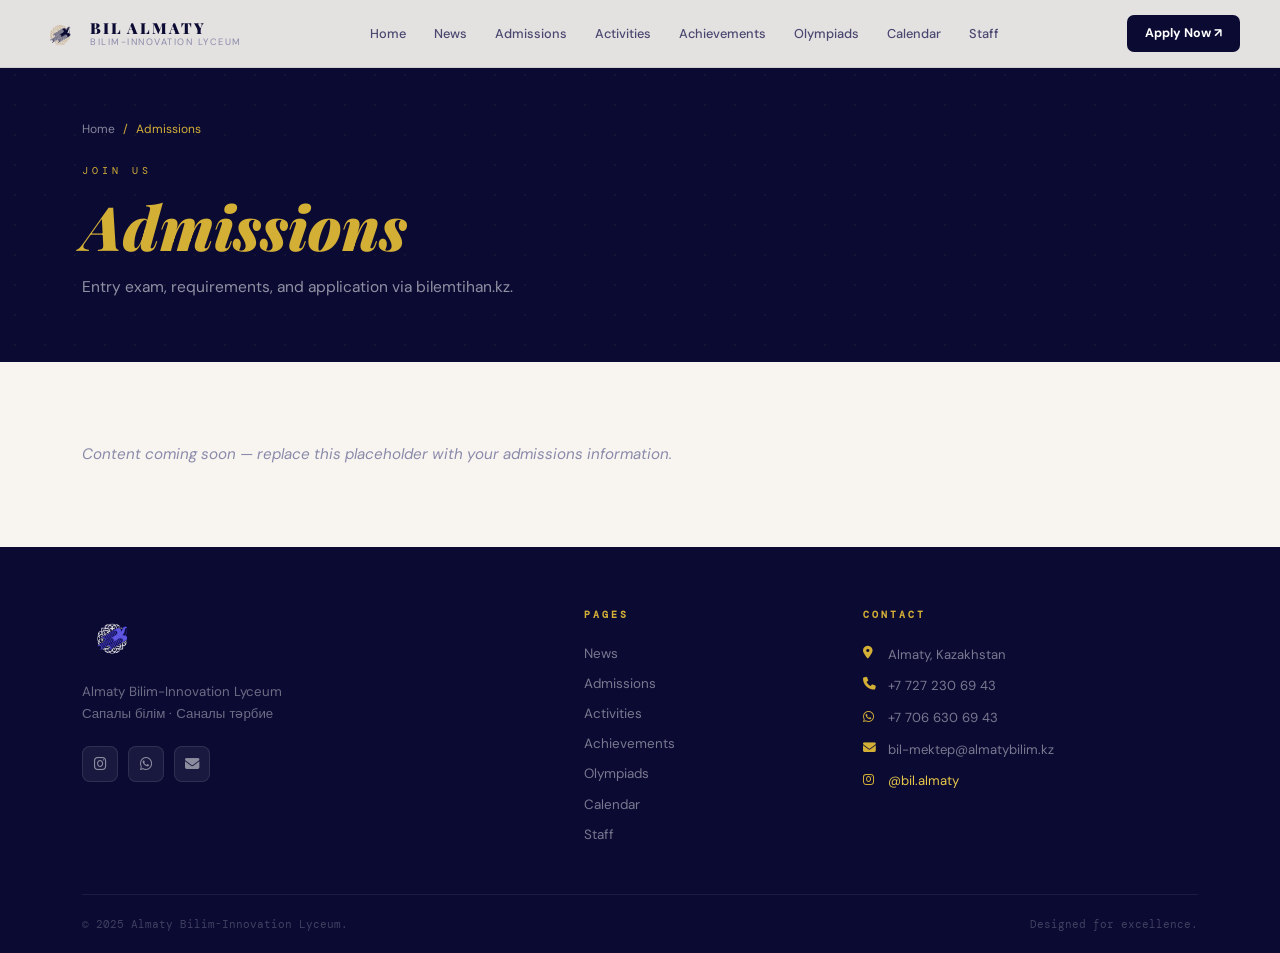
<file: admissions.html>
<!DOCTYPE html><html lang="en"><head><meta charset="UTF-8"/><meta name="viewport" content="width=device-width, initial-scale=1.0"/><title>Admissions — BIL Almaty</title><link rel="stylesheet" href="style.css"/><link href="https://fonts.googleapis.com/css2?family=Playfair+Display:ital,wght@0,700;0,900;1,700&family=DM+Sans:wght@300;400;500;600;700&family=DM+Mono:wght@400;500&display=swap" rel="stylesheet"/><link rel="stylesheet" href="https://cdnjs.cloudflare.com/ajax/libs/font-awesome/6.5.0/css/all.min.css"/></head><body>
<nav class="navbar" id="navbar"><a class="nav-logo" href="index.html"><img src="logo.png" alt="BIL Logo" class="nav-logo-img"/><div class="nav-logo-text"><span class="logo-main">BIL ALMATY</span><span class="logo-sub">Bilim-Innovation Lyceum</span></div></a><ul class="nav-links"><li><a href="index.html">Home</a></li><li><a href="news.html">News</a></li><li><a href="admissions.html">Admissions</a></li><li><a href="activities.html">Activities</a></li><li><a href="achievements.html">Achievements</a></li><li><a href="olympiads.html">Olympiads</a></li><li><a href="calendar.html">Calendar</a></li><li><a href="staff.html">Staff</a></li></ul><a href="https://bilemtihan.kz" target="_blank" class="nav-cta">Apply Now ↗</a><button class="hamburger" id="hamburger">&#9776;</button></nav>
<div class="mobile-menu" id="mobileMenu"><button class="mobile-close" id="mobileClose">✕</button><img src="logo.png" alt="BIL Logo" class="mobile-logo"/><a href="index.html">Home</a><a href="news.html">News</a><a href="admissions.html">Admissions</a><a href="activities.html">Activities</a><a href="achievements.html">Achievements</a><a href="olympiads.html">Olympiads</a><a href="calendar.html">Calendar</a><a href="staff.html">Staff</a></div>
<section class="page-hero"><div class="container"><div class="breadcrumb"><a href="index.html">Home</a><span>/</span><span>Admissions</span></div><div class="page-hero-label">JOIN US</div><h1 class="page-hero-title"><em>Admissions</em></h1><p class="page-hero-sub">Entry exam, requirements, and application via bilemtihan.kz.</p></div></section>
<section class="section" style="background:var(--bg);"><div class="container"><p style="color:var(--text-muted);font-size:.95rem;"><!-- PLACEHOLDER: Add your admissions content here. See index.html for examples of cards and grids. --><em>Content coming soon — replace this placeholder with your admissions information.</em></p></div></section>
<footer class="footer"><div class="container"><div class="footer-top"><div class="footer-brand"><img src="logo.png" alt="BIL Logo" class="footer-logo-img"/><p>Almaty Bilim-Innovation Lyceum<br/>Сапалы білім · Саналы тәрбие</p><div class="footer-socials"><a href="https://www.instagram.com/bil.almaty/" target="_blank" class="fsocial"><i class="fab fa-instagram"></i></a><a href="https://wa.me/77066306943" target="_blank" class="fsocial"><i class="fab fa-whatsapp"></i></a><a href="mailto:bil-mektep@almatybilim.kz" class="fsocial"><i class="fa fa-envelope"></i></a></div></div><div class="footer-nav"><h4>Pages</h4><a href="news.html">News</a><a href="admissions.html">Admissions</a><a href="activities.html">Activities</a><a href="achievements.html">Achievements</a><a href="olympiads.html">Olympiads</a><a href="calendar.html">Calendar</a><a href="staff.html">Staff</a></div><div class="footer-info"><h4>Contact</h4><div class="fi-row"><i class="fa fa-map-marker-alt"></i><span>Almaty, Kazakhstan</span></div><div class="fi-row"><i class="fa fa-phone"></i><span>+7 727 230 69 43</span></div><div class="fi-row"><i class="fab fa-whatsapp"></i><span>+7 706 630 69 43</span></div><div class="fi-row"><i class="fa fa-envelope"></i><span>bil-mektep@almatybilim.kz</span></div><div class="fi-row"><i class="fab fa-instagram"></i><a href="https://instagram.com/bil.almaty" target="_blank">@bil.almaty</a></div></div></div><div class="footer-bottom"><span>© 2025 Almaty Bilim-Innovation Lyceum.</span><span>Designed for excellence.</span></div></div></footer>
<script>const nav=document.getElementById('navbar');window.addEventListener('scroll',()=>nav.classList.toggle('scrolled',window.scrollY>20),{passive:true});document.getElementById('hamburger').onclick=()=>document.getElementById('mobileMenu').classList.add('open');document.getElementById('mobileClose').onclick=()=>document.getElementById('mobileMenu').classList.remove('open');document.querySelectorAll('.mobile-menu a').forEach(a=>a.onclick=()=>document.getElementById('mobileMenu').classList.remove('open'));</script>
</body></html>
</file>
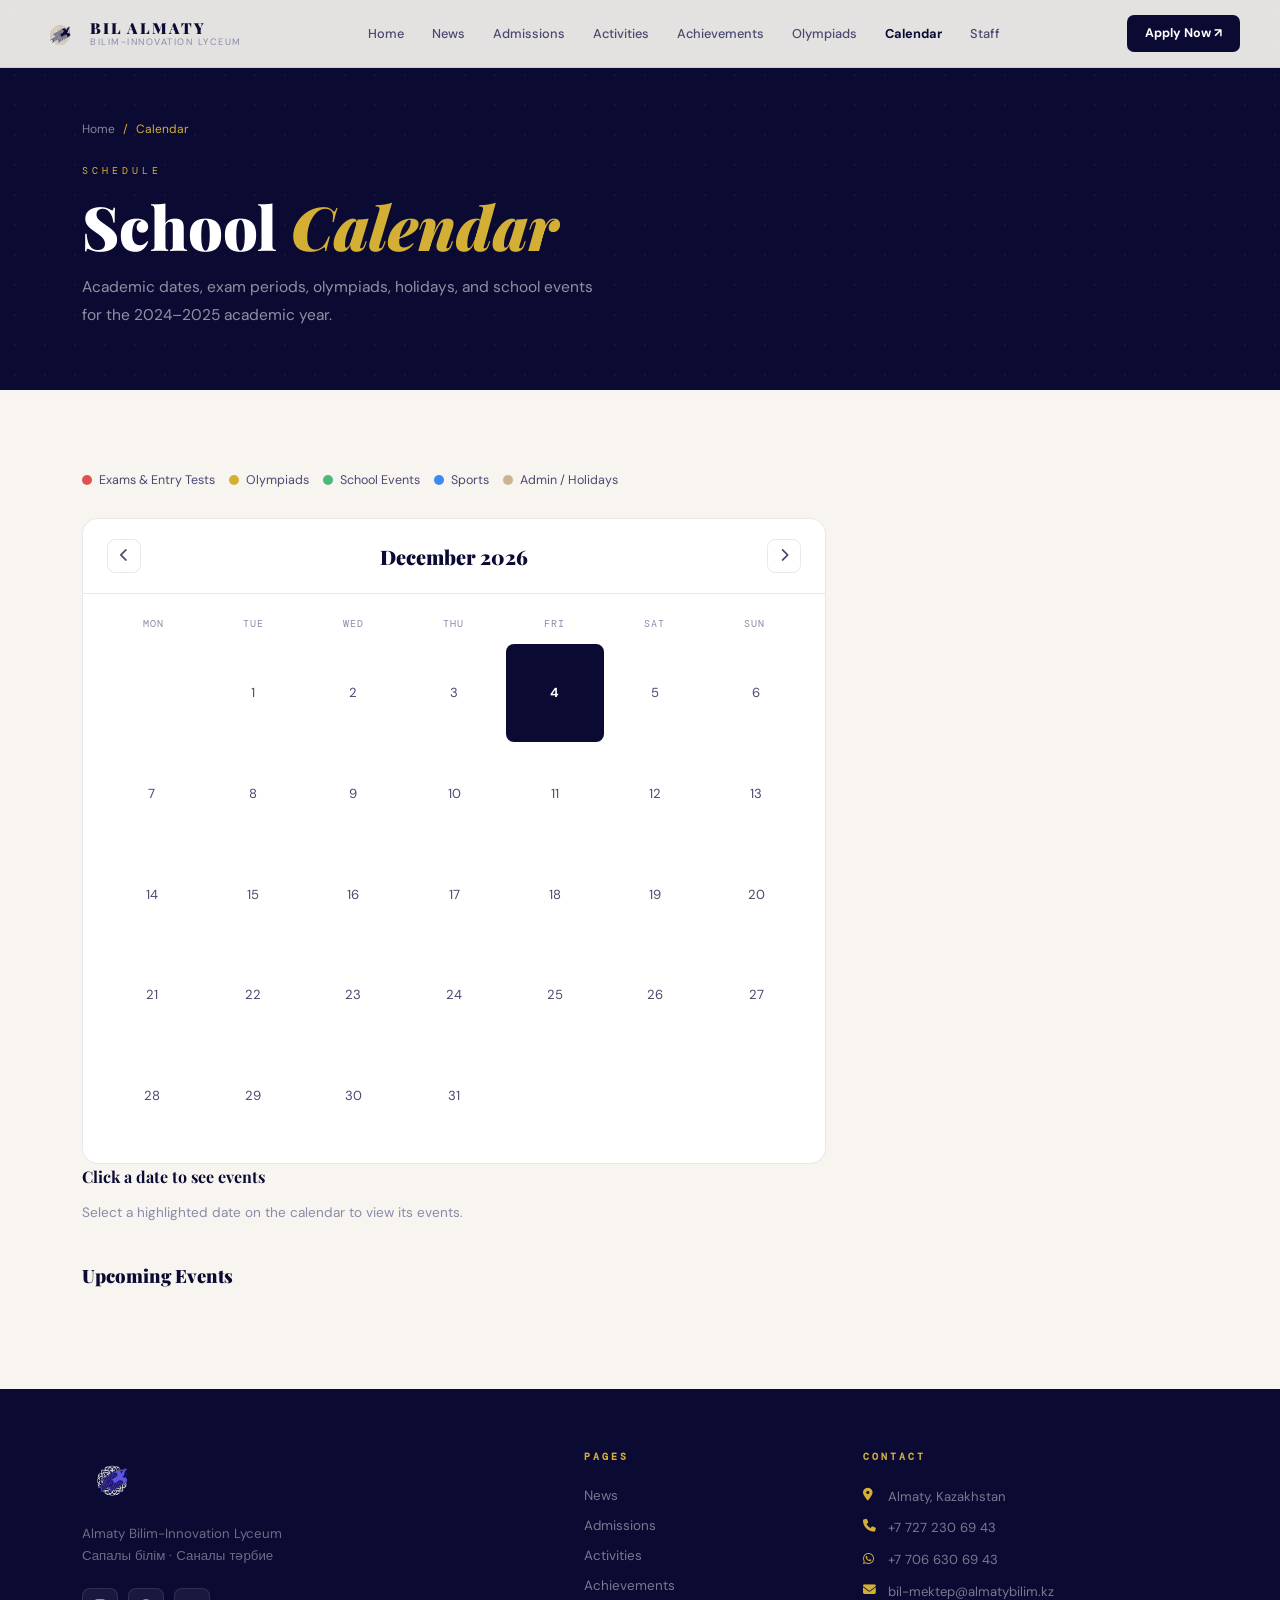
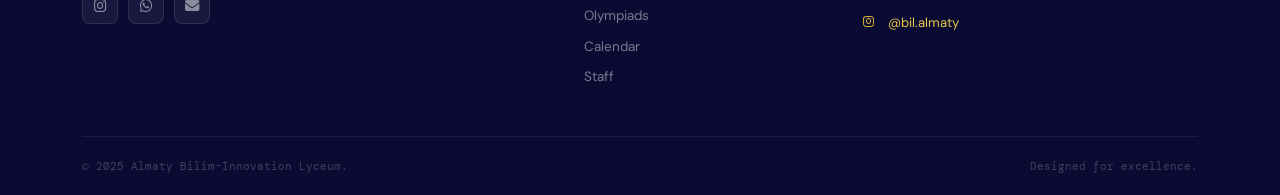
<file: calendar.html>
<!DOCTYPE html>
<html lang="en">
<head>
  <meta charset="UTF-8"/><meta name="viewport" content="width=device-width, initial-scale=1.0"/>
  <title>School Calendar — BIL Almaty</title>
  <link rel="stylesheet" href="style.css"/>
  <link href="https://fonts.googleapis.com/css2?family=Playfair+Display:ital,wght@0,700;0,900;1,700&family=DM+Sans:wght@300;400;500;600;700&family=DM+Mono:wght@400;500&display=swap" rel="stylesheet"/>
  <link rel="stylesheet" href="https://cdnjs.cloudflare.com/ajax/libs/font-awesome/6.5.0/css/all.min.css"/>
  <style>
  .cal-layout { display: grid; grid-template-columns: 1fr 340px; gap: 32px; align-items: start; }

  /* ── Calendar widget ── */
  .cal-widget { background: var(--bg-card); border: 1.5px solid var(--border); border-radius: 16px; overflow: hidden; }
  .cal-header { display: flex; align-items: center; justify-content: space-between; padding: 20px 24px; border-bottom: 1px solid var(--border); }
  .cal-header h3 { font-family: var(--font-display); font-size: 1.25rem; font-weight: 900; color: var(--navy); }
  .cal-nav { background: none; border: 1.5px solid var(--border); color: var(--text-mid); width: 34px; height: 34px; border-radius: 8px; cursor: pointer; transition: all .2s; display: flex; align-items: center; justify-content: center; font-size: .85rem; }
  .cal-nav:hover { background: var(--navy); color: #fff; border-color: var(--navy); }
  .cal-grid { padding: 18px 20px; }
  .cal-dow { display: grid; grid-template-columns: repeat(7,1fr); text-align: center; margin-bottom: 8px; }
  .cal-dow span { font-family: var(--font-mono); font-size: .6rem; letter-spacing: 1px; text-transform: uppercase; color: var(--text-muted); padding: 4px 0; }
  .cal-days { display: grid; grid-template-columns: repeat(7,1fr); gap: 3px; }
  .cal-day {
    aspect-ratio: 1; display: flex; flex-direction: column; align-items: center; justify-content: center;
    border-radius: 8px; font-size: .82rem; color: var(--text-mid); cursor: default;
    position: relative; transition: all .18s;
  }
  .cal-day.empty { opacity: 0; pointer-events: none; }
  .cal-day.today { background: var(--navy); color: #fff; font-weight: 700; }
  .cal-day.has-event { cursor: pointer; }r
  .cal-day.has-event:hover { background: var(--gold-pale); color: var(--navy); }
  .cal-day.has-event.today:hover { background: var(--navy-soft); }
  .cal-day.selected { background: var(--gold-pale); color: var(--navy); font-weight: 700; border: 1.5px solid var(--gold); }
  /* dot under day numbers with events */
  .cal-dot { width: 5px; height: 5px; border-radius: 50%; background: var(--gold); position: absolute; bottom: 4px; }
  .cal-day.today .cal-dot { background: rgba(255,255,255,0.7); }

  /* ── Event sidebar ── */
  .event-sidebar { display: flex; flex-direction: column; gap: 12px; }
  .event-sidebar-title { font-family: var(--font-display); font-size: 1rem; font-weight: 700; color: var(--navy); margin-bottom: 4px; }
  .event-card { background: var(--bg-card); border: 1.5px solid var(--border); border-radius: 12px; padding: 18px; transition: all .22s; border-left: 4px solid var(--gold); }
  .event-card:hover { border-color: var(--border-gold); box-shadow: 0 6px 22px rgba(11,10,51,.07); transform: translateX(3px); }
  .ev-date { font-family: var(--font-mono); font-size: .64rem; letter-spacing: 1px; color: var(--text-muted); margin-bottom: 6px; }
  .ev-title { font-family: var(--font-display); font-size: .95rem; font-weight: 700; color: var(--navy); margin-bottom: 4px; }
  .ev-desc  { font-size: .8rem; color: var(--text-muted); line-height: 1.6; }
  .event-card.cat-exam   { border-left-color: #e05252; }
  .event-card.cat-sport  { border-left-color: #3a8af0; }
  .event-card.cat-olymp  { border-left-color: var(--gold); }
  .event-card.cat-school { border-left-color: #4bb87a; }
  .event-card.cat-admin  { border-left-color: var(--sand); }

  /* ── Legend ── */
  .cal-legend { display: flex; flex-wrap: wrap; gap: 14px; margin-bottom: 28px; }
  .leg-item { display: flex; align-items: center; gap: 7px; font-size: .78rem; color: var(--text-mid); }
  .leg-dot  { width: 10px; height: 10px; border-radius: 50%; }

  /* ── Upcoming list ── */
  .upcoming-list { display: flex; flex-direction: column; gap: 10px; }
  .upc-item { background: var(--bg-card); border: 1.5px solid var(--border); border-radius: 12px; padding: 16px 20px; display: flex; gap: 18px; align-items: center; transition: all .22s; }
  .upc-item:hover { border-color: var(--border-gold); transform: translateY(-2px); box-shadow: 0 6px 20px rgba(11,10,51,.07); }
  .upc-date-box { background: var(--navy); color: #fff; border-radius: 10px; width: 52px; text-align: center; padding: 8px 4px; flex-shrink: 0; }
  .upc-day  { font-family: var(--font-display); font-size: 1.4rem; font-weight: 900; line-height: 1; }
  .upc-mon  { font-family: var(--font-mono); font-size: .58rem; letter-spacing: 1px; text-transform: uppercase; color: rgba(255,255,255,.5); margin-top: 2px; }
  .upc-info strong { display: block; font-size: .88rem; font-weight: 700; color: var(--navy); margin-bottom: 3px; }
  .upc-info span   { font-size: .78rem; color: var(--text-muted); }

  @media(max-width:900px){ .cal-layout{grid-template-columns:1fr;} }
  </style>
</head>
<body>
<nav class="navbar" id="navbar">
  <a class="nav-logo" href="index.html"><img src="logo.png" alt="BIL Logo" class="nav-logo-img"/><div class="nav-logo-text"><span class="logo-main">BIL ALMATY</span><span class="logo-sub">Bilim-Innovation Lyceum</span></div></a>
  <ul class="nav-links">
    <li><a href="index.html">Home</a></li><li><a href="news.html">News</a></li><li><a href="admissions.html">Admissions</a></li><li><a href="activities.html">Activities</a></li><li><a href="achievements.html">Achievements</a></li><li><a href="olympiads.html">Olympiads</a></li><li><a href="calendar.html" class="active">Calendar</a></li><li><a href="staff.html">Staff</a></li>
  </ul>
  <a href="https://bilemtihan.kz" target="_blank" class="nav-cta">Apply Now ↗</a>
  <button class="hamburger" id="hamburger">&#9776;</button>
</nav>
<div class="mobile-menu" id="mobileMenu"><button class="mobile-close" id="mobileClose">✕</button><img src="logo.png" alt="BIL Logo" class="mobile-logo"/><a href="index.html">Home</a><a href="news.html">News</a><a href="admissions.html">Admissions</a><a href="activities.html">Activities</a><a href="achievements.html">Achievements</a><a href="olympiads.html">Olympiads</a><a href="calendar.html">Calendar</a><a href="staff.html">Staff</a></div>

<section class="page-hero">
  <div class="container">
    <div class="breadcrumb"><a href="index.html">Home</a><span>/</span><span>Calendar</span></div>
    <div class="page-hero-label">SCHEDULE</div>
    <h1 class="page-hero-title">School <em>Calendar</em></h1>
    <p class="page-hero-sub">Academic dates, exam periods, olympiads, holidays, and school events for the 2024–2025 academic year.</p>
  </div>
</section>

<section class="section" style="background:var(--bg);">
  <div class="container">

    <!-- Legend -->
    <div class="cal-legend">
      <div class="leg-item"><div class="leg-dot" style="background:#e05252"></div> Exams &amp; Entry Tests</div>
      <div class="leg-item"><div class="leg-dot" style="background:var(--gold)"></div> Olympiads</div>
      <div class="leg-item"><div class="leg-dot" style="background:#4bb87a"></div> School Events</div>
      <div class="leg-item"><div class="leg-dot" style="background:#3a8af0"></div> Sports</div>
      <div class="leg-item"><div class="leg-dot" style="background:var(--sand)"></div> Admin / Holidays</div>
    </div>

    <div class="cal-layout">

      <!-- ── CALENDAR WIDGET (JS-rendered) ── -->
      <div>
        <div class="cal-widget">
          <div class="cal-header">
            <button class="cal-nav" id="calPrev"><i class="fa fa-chevron-left"></i></button>
            <h3 id="calTitle"></h3>
            <button class="cal-nav" id="calNext"><i class="fa fa-chevron-right"></i></button>
          </div>
          <div class="cal-grid">
            <div class="cal-dow">
              <span>Mon</span><span>Tue</span><span>Wed</span><span>Thu</span><span>Fri</span><span>Sat</span><span>Sun</span>
            </div>
            <div class="cal-days" id="calDays"></div>
          </div>
        </div>


        <!-- ── EVENT SIDEBAR — selected day or next events ── -->
      <div>
        <div class="event-sidebar-title" id="sidebarTitle">Click a date to see events</div>
        <div class="event-sidebar" id="eventSidebar">
          <p style="font-size:.85rem;color:var(--text-muted);margin-top:8px;">Select a highlighted date on the calendar to view its events.</p>
        </div>
      </div>
        
        <!-- Upcoming events full list -->
        <h3 style="font-family:var(--font-display);font-size:1.15rem;font-weight:900;color:var(--navy);margin:36px 0 18px;">
          Upcoming Events
        </h3>
        <div class="upcoming-list" id="upcomingList"></div>
      </div>


    </div>
  </div>
</section>

<footer class="footer"><div class="container"><div class="footer-top"><div class="footer-brand"><img src="logo.png" alt="BIL Logo" class="footer-logo-img"/><p>Almaty Bilim-Innovation Lyceum<br/>Сапалы білім · Саналы тәрбие</p><div class="footer-socials"><a href="https://www.instagram.com/bil.almaty/" target="_blank" class="fsocial"><i class="fab fa-instagram"></i></a><a href="https://wa.me/77066306943" target="_blank" class="fsocial"><i class="fab fa-whatsapp"></i></a><a href="mailto:bil-mektep@almatybilim.kz" class="fsocial"><i class="fa fa-envelope"></i></a></div></div><div class="footer-nav"><h4>Pages</h4><a href="news.html">News</a><a href="admissions.html">Admissions</a><a href="activities.html">Activities</a><a href="achievements.html">Achievements</a><a href="olympiads.html">Olympiads</a><a href="calendar.html">Calendar</a><a href="staff.html">Staff</a></div><div class="footer-info"><h4>Contact</h4><div class="fi-row"><i class="fa fa-map-marker-alt"></i><span>Almaty, Kazakhstan</span></div><div class="fi-row"><i class="fa fa-phone"></i><span>+7 727 230 69 43</span></div><div class="fi-row"><i class="fab fa-whatsapp"></i><span>+7 706 630 69 43</span></div><div class="fi-row"><i class="fa fa-envelope"></i><span>bil-mektep@almatybilim.kz</span></div><div class="fi-row"><i class="fab fa-instagram"></i><a href="https://instagram.com/bil.almaty" target="_blank">@bil.almaty</a></div></div></div><div class="footer-bottom"><span>© 2025 Almaty Bilim-Innovation Lyceum.</span><span>Designed for excellence.</span></div></div></footer>

<script>
/*
  ══════════════════════════════════════════════
  HOW TO ADD / EDIT CALENDAR EVENTS:
  Find the EVENTS array below.
  Each event is an object like:
  {
    date: '2025-04-30',   ← YYYY-MM-DD
    title: 'Entry Exam Phase 1',
    desc:  'Phase 1 of the entry exam for 2025-2026.',
    cat:   'exam'         ← exam | olymp | school | sport | admin
  }
  Add a new object to the array, save the file.
  The calendar and upcoming list update automatically.
  ══════════════════════════════════════════════
*/
const EVENTS = [
  /* ── ADMISSIONS ── */
  { date:'2026-02-01', title:'Application Period Opens',        desc:'Applications for 2026–2027 academic year open on bilemtihan.kz.',        cat:'admin' },
  { date:'2026-04-12', title:'Application Period Closes',         desc:'Applications for 2026–2027 academic year close on bilemtihan.kz.',        cat:'admin' },
  { date:'2026-05-17', title:'Entry Exam Day',            desc:'Written entry exam covering Math and Kazakh Langua', cat:'exam'  },
  { date:'2026-05-25', title:'Exam Results Published',          desc:'Phase 1 results available on bilemtihan.kz.',                             cat:'admin' },

  /* ── OLYMPIADS ── */
  { date:'2025-01-06', title:'City Olympiad Round — Day 1',     desc:'Republican Subject Olympiad city round, grades 9–11. Day 1.',             cat:'olymp' },
  { date:'2025-01-07', title:'City Olympiad Round — Day 2',     desc:'Republican Subject Olympiad city round, grades 9–11. Day 2.',             cat:'olymp' },
  { date:'2025-01-08', title:'City Olympiad Round — Day 3',     desc:'Republican Subject Olympiad city round, grades 9–11. Day 3.',             cat:'olymp' },

  /* ── SCHOOL EVENTS ── */
  { date:'2025-03-08', title:"International Women's Day",       desc:"School celebration — no classes.",                                        cat:'admin' },
  { date:'2026-04-18', title:'Nauryz Celebration',              desc:'Annual Nauryz school celebration with cultural performances.',             cat:'school'},

  /* ── SPORTS ── */
  { date:'2026-04-12', title:'City Basketball Tournament',      desc:'Inter-school city basketball tournament.',                                cat:'sport' },
  { date:'2026-04-19', title:'City Football League',            desc:'BIL Almaty football team city league match.',                             cat:'sport' },

  /* ── PLACEHOLDERS — replace with real events ── */
  { date:'2025-02-20', title:'PLACEHOLDER: Your Event',         desc:'Replace this with a real event. Change the date and details.',            cat:'school'},
  { date:'2025-03-15', title:'PLACEHOLDER: Your Event',         desc:'Replace this with a real event. Change the date and details.',            cat:'olymp' },
];

/* ── Calendar rendering ── */
const MONTHS = ['January','February','March','April','May','June','July','August','September','October','November','December'];
let viewYear, viewMonth;

function init(){
  const now = new Date();
  viewYear  = now.getFullYear();
  viewMonth = now.getMonth();
  render();
  buildUpcoming();
}

function eventsOn(y,m,d){
  const key = `${y}-${String(m+1).padStart(2,'0')}-${String(d).padStart(2,'0')}`;
  return EVENTS.filter(e=>e.date===key);
}

function render(){
  document.getElementById('calTitle').textContent = `${MONTHS[viewMonth]} ${viewYear}`;
  const container = document.getElementById('calDays');
  container.innerHTML = '';
  const now   = new Date();
  const first = new Date(viewYear, viewMonth, 1).getDay(); // 0=Sun
  const days  = new Date(viewYear, viewMonth+1, 0).getDate();
  // Monday-first: shift Sunday(0) to 6
  const offset = first===0 ? 6 : first-1;

  for(let i=0;i<offset;i++){
    const el=document.createElement('div'); el.className='cal-day empty'; container.appendChild(el);
  }
  for(let d=1;d<=days;d++){
    const el  = document.createElement('div'); el.className='cal-day';
    el.textContent = d;
    const evs = eventsOn(viewYear,viewMonth,d);
    const isToday = d===now.getDate()&&viewMonth===now.getMonth()&&viewYear===now.getFullYear();
    if(isToday) el.classList.add('today');
    if(evs.length){
      el.classList.add('has-event');
      const dot=document.createElement('div'); dot.className='cal-dot'; el.appendChild(dot);
      el.addEventListener('click',()=>showDay(viewYear,viewMonth,d,evs,el));
    }
    container.appendChild(el);
  }
}

function showDay(y,m,d,evs,dayEl){
  document.querySelectorAll('.cal-day.selected').forEach(e=>e.classList.remove('selected'));
  dayEl.classList.add('selected');
  document.getElementById('sidebarTitle').textContent = `${d} ${MONTHS[m]} ${y}`;
  const sb = document.getElementById('eventSidebar');
  sb.innerHTML = '';
  evs.forEach(ev=>{
    sb.innerHTML += `
      <div class="event-card cat-${ev.cat} reveal">
        <div class="ev-date">${ev.date}</div>
        <div class="ev-title">${ev.title}</div>
        <div class="ev-desc">${ev.desc}</div>
      </div>`;
  });
  // re-observe reveals
  sb.querySelectorAll('.reveal').forEach(el=>ro.observe(el));
}

function buildUpcoming(){
  const now = new Date(); now.setHours(0,0,0,0);
  const ul  = document.getElementById('upcomingList');
  const upcoming = EVENTS
    .filter(e=>new Date(e.date)>=now)
    .sort((a,b)=>a.date.localeCompare(b.date))
    .slice(0,8);
  upcoming.forEach(ev=>{
    const dt  = new Date(ev.date+'T00:00:00');
    const day = dt.getDate();
    const mon = MONTHS[dt.getMonth()].substring(0,3).toUpperCase();
    ul.innerHTML += `
      <div class="upc-item reveal">
        <div class="upc-date-box"><div class="upc-day">${day}</div><div class="upc-mon">${mon}</div></div>
        <div class="upc-info">
          <strong>${ev.title}</strong>
          <span>${ev.desc}</span>
          <span style="margin-left:8px;" class="tag tag-${ev.cat==='exam'?'navy':ev.cat==='olymp'?'gold':ev.cat==='sport'?'steel':'sand'}">${ev.cat}</span>
        </div>
      </div>`;
  });
  ul.querySelectorAll('.reveal').forEach(el=>ro.observe(el));
}

document.getElementById('calPrev').onclick=()=>{ viewMonth--; if(viewMonth<0){viewMonth=11;viewYear--;} render(); };
document.getElementById('calNext').onclick=()=>{ viewMonth++; if(viewMonth>11){viewMonth=0;viewYear++;} render(); };

const ro=new IntersectionObserver(es=>es.forEach(e=>{if(e.isIntersecting)e.target.classList.add('visible');}),{threshold:0.05});
document.querySelectorAll('.reveal').forEach(el=>ro.observe(el));

const nav=document.getElementById('navbar');
window.addEventListener('scroll',()=>nav.classList.toggle('scrolled',window.scrollY>20),{passive:true});
document.getElementById('hamburger').onclick=()=>document.getElementById('mobileMenu').classList.add('open');
document.getElementById('mobileClose').onclick=()=>document.getElementById('mobileMenu').classList.remove('open');
document.querySelectorAll('.mobile-menu a').forEach(a=>a.onclick=()=>document.getElementById('mobileMenu').classList.remove('open'));

init();
</script>
</body>
</html>
</file>
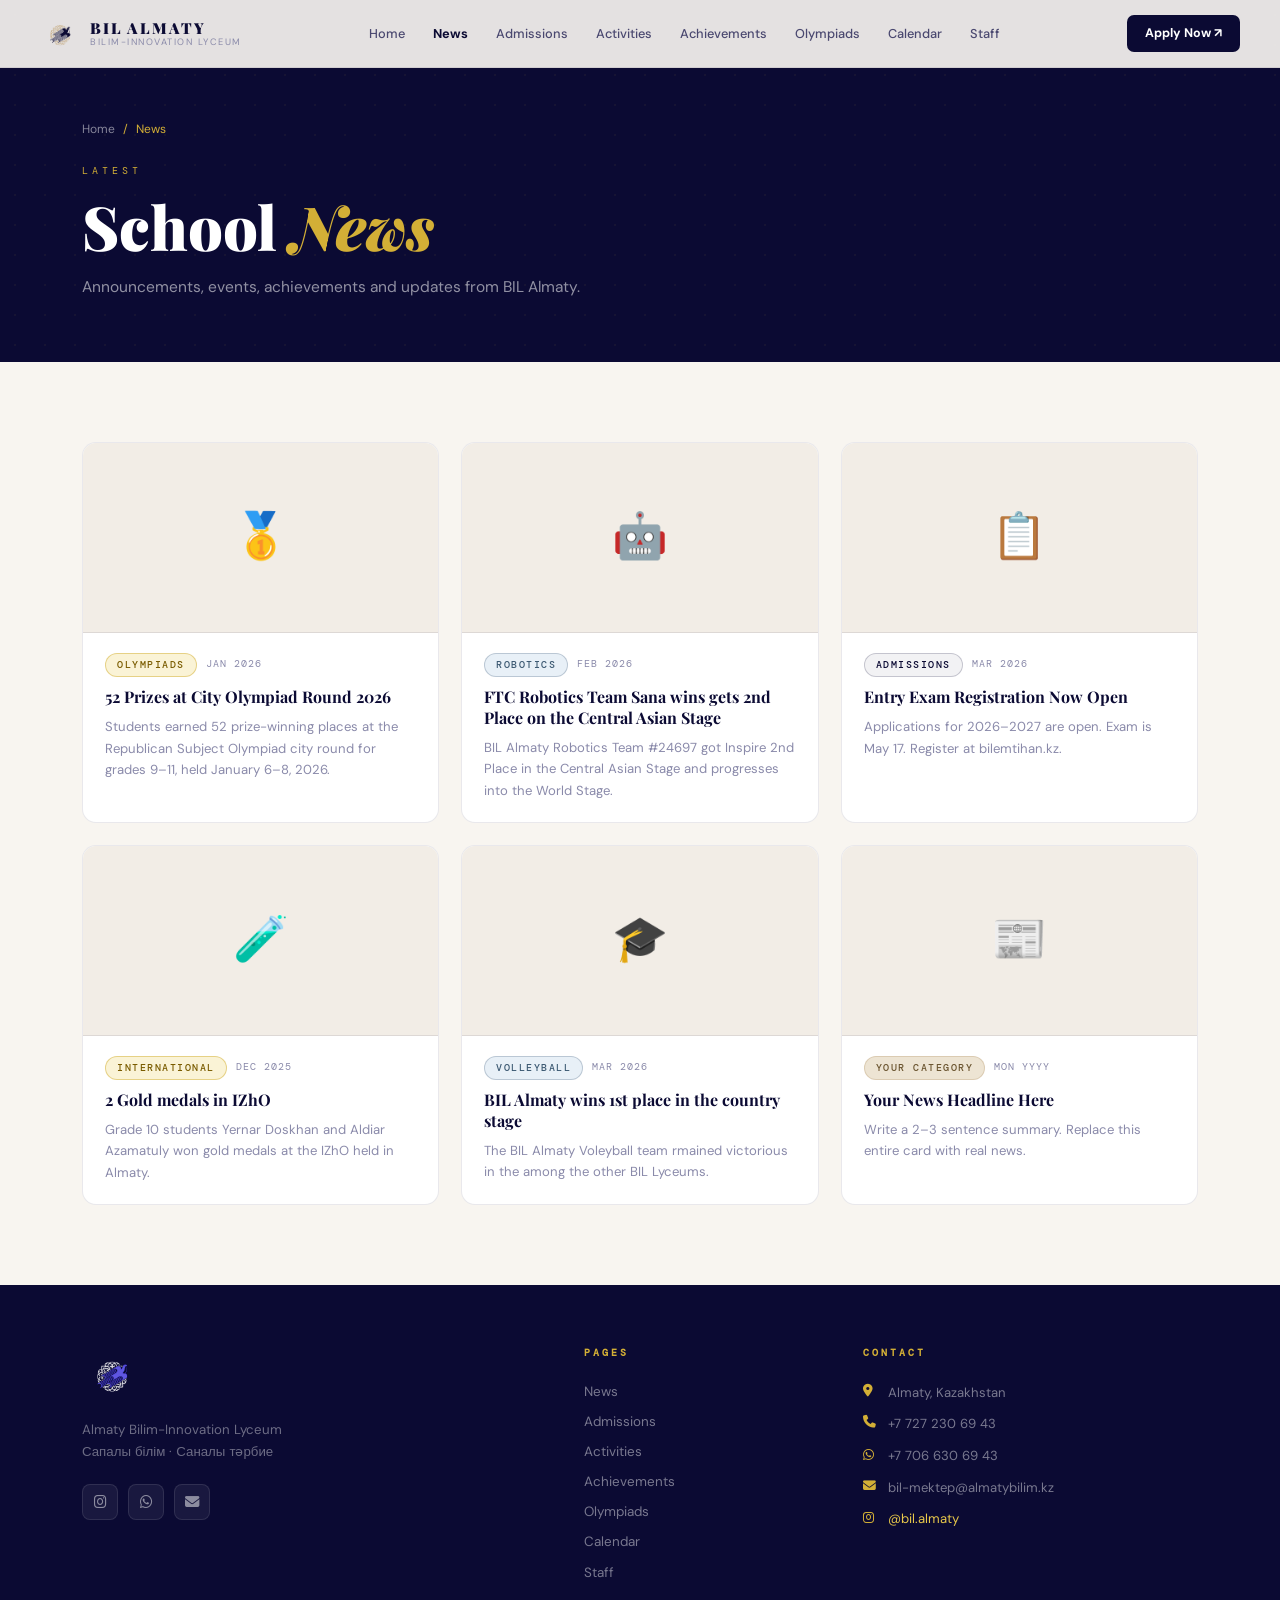
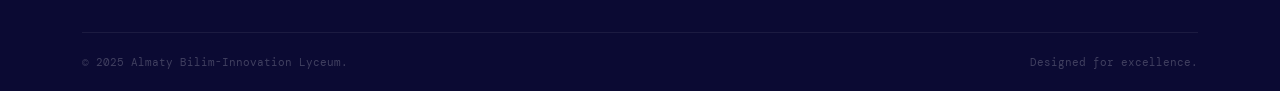
<file: news.html>
<!DOCTYPE html><html lang="en"><head><meta charset="UTF-8"/><meta name="viewport" content="width=device-width, initial-scale=1.0"/><title>News — BIL Almaty</title><link rel="stylesheet" href="style.css"/><link href="https://fonts.googleapis.com/css2?family=Playfair+Display:ital,wght@0,700;0,900;1,700&family=DM+Sans:wght@300;400;500;600;700&family=DM+Mono:wght@400;500&display=swap" rel="stylesheet"/><link rel="stylesheet" href="https://cdnjs.cloudflare.com/ajax/libs/font-awesome/6.5.0/css/all.min.css"/>
<style>
.news-grid{display:grid;grid-template-columns:repeat(3,1fr);gap:22px;}
.news-card{background:var(--bg-card);border:1.5px solid var(--border);border-radius:14px;overflow:hidden;transition:all .28s;}
.news-card:hover{border-color:var(--border-gold);box-shadow:0 10px 36px rgba(11,10,51,.08);transform:translateY(-3px);}
.nc-photo{height:190px;background:var(--bg-subtle);display:flex;align-items:center;justify-content:center;font-size:2.8rem;background-size:cover;background-position:center;border-bottom:1px solid var(--border);}
.nc-body{padding:20px 22px;}
.nc-meta{display:flex;align-items:center;gap:9px;margin-bottom:10px;}
.nc-date{font-family:var(--font-mono);font-size:.64rem;color:var(--text-muted);letter-spacing:1px;}
.nc-body h3{font-family:var(--font-display);font-size:1rem;font-weight:700;color:var(--navy);line-height:1.3;margin-bottom:8px;}
.nc-body p{font-size:.82rem;color:var(--text-muted);line-height:1.65;}
@media(max-width:900px){.news-grid{grid-template-columns:1fr 1fr;}}
@media(max-width:600px){.news-grid{grid-template-columns:1fr;}}
</style>
</head><body>
<nav class="navbar" id="navbar"><a class="nav-logo" href="index.html"><img src="logo.png" alt="BIL Logo" class="nav-logo-img"/><div class="nav-logo-text"><span class="logo-main">BIL ALMATY</span><span class="logo-sub">Bilim-Innovation Lyceum</span></div></a><ul class="nav-links"><li><a href="index.html">Home</a></li><li><a href="news.html" class="active">News</a></li><li><a href="admissions.html">Admissions</a></li><li><a href="activities.html">Activities</a></li><li><a href="achievements.html">Achievements</a></li><li><a href="olympiads.html">Olympiads</a></li><li><a href="calendar.html">Calendar</a></li><li><a href="staff.html">Staff</a></li></ul><a href="https://bilemtihan.kz" target="_blank" class="nav-cta">Apply Now ↗</a><button class="hamburger" id="hamburger">&#9776;</button></nav>
<div class="mobile-menu" id="mobileMenu"><button class="mobile-close" id="mobileClose">✕</button><img src="logo.png" alt="BIL Logo" class="mobile-logo"/><a href="index.html">Home</a><a href="news.html">News</a><a href="admissions.html">Admissions</a><a href="activities.html">Activities</a><a href="achievements.html">Achievements</a><a href="olympiads.html">Olympiads</a><a href="calendar.html">Calendar</a><a href="staff.html">Staff</a></div>
<section class="page-hero"><div class="container"><div class="breadcrumb"><a href="index.html">Home</a><span>/</span><span>News</span></div><div class="page-hero-label">LATEST</div><h1 class="page-hero-title">School <em>News</em></h1><p class="page-hero-sub">Announcements, events, achievements and updates from BIL Almaty.</p></div></section>
<section class="section" style="background:var(--bg);"><div class="container">
<!--
HOW TO ADD NEWS: Copy a block between BEGIN/END, paste at TOP of .news-grid, fill in tag/date/title/description.
To add a photo: on .nc-photo add style="background-image:url('photos/name.jpg');" and remove the emoji.
-->
<div class="news-grid">
<!-- BEGIN NEWS --><div class="news-card reveal"><div class="nc-photo">🥇</div><div class="nc-body"><div class="nc-meta"><span class="tag tag-gold">Olympiads</span><span class="nc-date">JAN 2026</span></div><h3>52 Prizes at City Olympiad Round 2026</h3><p>Students earned 52 prize-winning places at the Republican Subject Olympiad city round for grades 9–11, held January 6–8, 2026.</p></div></div><!-- END NEWS -->
<!-- BEGIN NEWS --><div class="news-card reveal"><div class="nc-photo">🤖</div><div class="nc-body"><div class="nc-meta"><span class="tag tag-steel">Robotics</span><span class="nc-date">FEB 2026</span></div><h3>FTC Robotics Team Sana wins gets 2nd Place on the Central Asian Stage</h3><p>BIL Almaty Robotics Team #24697 got Inspire 2nd Place in the Central Asian Stage and progresses into the World Stage.</p></div></div><!-- END NEWS -->
<!-- BEGIN NEWS --><div class="news-card reveal"><div class="nc-photo">📋</div><div class="nc-body"><div class="nc-meta"><span class="tag tag-navy">Admissions</span><span class="nc-date">MAR 2026</span></div><h3>Entry Exam Registration Now Open</h3><p>Applications for 2026–2027 are open. Exam is May 17. Register at bilemtihan.kz.</p></div></div><!-- END NEWS -->
<!-- BEGIN NEWS --><div class="news-card reveal"><div class="nc-photo">🧪</div><div class="nc-body"><div class="nc-meta"><span class="tag tag-gold">International</span><span class="nc-date">DEC 2025</span></div><h3>2 Gold medals in IZhO </h3><p>Grade 10 students Yernar Doskhan and Aldiar Azamatuly won gold medals at the IZhO held in Almaty.</p></div></div><!-- END NEWS -->
<!-- BEGIN NEWS --><div class="news-card reveal"><div class="nc-photo">🎓</div><div class="nc-body"><div class="nc-meta"><span class="tag tag-steel">Volleyball</span><span class="nc-date">MAR 2026</span></div><h3>BIL Almaty wins 1st place in the country stage </h3><p>The BIL Almaty Voleyball team rmained victorious in the among the other BIL Lyceums.</p></div></div><!-- END NEWS -->
<!-- BEGIN NEWS — PLACEHOLDER --><div class="news-card reveal"><div class="nc-photo">📰</div><div class="nc-body"><div class="nc-meta"><span class="tag tag-sand">YOUR CATEGORY</span><span class="nc-date">MON YYYY</span></div><h3>Your News Headline Here</h3><p>Write a 2–3 sentence summary. Replace this entire card with real news.</p></div></div><!-- END NEWS -->
</div>
</div></section>
<footer class="footer"><div class="container"><div class="footer-top"><div class="footer-brand"><img src="logo.png" alt="BIL Logo" class="footer-logo-img"/><p>Almaty Bilim-Innovation Lyceum<br/>Сапалы білім · Саналы тәрбие</p><div class="footer-socials"><a href="https://www.instagram.com/bil.almaty/" target="_blank" class="fsocial"><i class="fab fa-instagram"></i></a><a href="https://wa.me/77066306943" target="_blank" class="fsocial"><i class="fab fa-whatsapp"></i></a><a href="mailto:bil-mektep@almatybilim.kz" class="fsocial"><i class="fa fa-envelope"></i></a></div></div><div class="footer-nav"><h4>Pages</h4><a href="news.html">News</a><a href="admissions.html">Admissions</a><a href="activities.html">Activities</a><a href="achievements.html">Achievements</a><a href="olympiads.html">Olympiads</a><a href="calendar.html">Calendar</a><a href="staff.html">Staff</a></div><div class="footer-info"><h4>Contact</h4><div class="fi-row"><i class="fa fa-map-marker-alt"></i><span>Almaty, Kazakhstan</span></div><div class="fi-row"><i class="fa fa-phone"></i><span>+7 727 230 69 43</span></div><div class="fi-row"><i class="fab fa-whatsapp"></i><span>+7 706 630 69 43</span></div><div class="fi-row"><i class="fa fa-envelope"></i><span>bil-mektep@almatybilim.kz</span></div><div class="fi-row"><i class="fab fa-instagram"></i><a href="https://instagram.com/bil.almaty" target="_blank">@bil.almaty</a></div></div></div><div class="footer-bottom"><span>© 2025 Almaty Bilim-Innovation Lyceum.</span><span>Designed for excellence.</span></div></div></footer>
<script>const nav=document.getElementById('navbar');window.addEventListener('scroll',()=>nav.classList.toggle('scrolled',window.scrollY>20),{passive:true});document.getElementById('hamburger').onclick=()=>document.getElementById('mobileMenu').classList.add('open');document.getElementById('mobileClose').onclick=()=>document.getElementById('mobileMenu').classList.remove('open');document.querySelectorAll('.mobile-menu a').forEach(a=>a.onclick=()=>document.getElementById('mobileMenu').classList.remove('open'));const ro=new IntersectionObserver(es=>es.forEach(e=>{if(e.isIntersecting)e.target.classList.add('visible');}),{threshold:0.08});document.querySelectorAll('.reveal').forEach(el=>ro.observe(el));</script>
</body></html>
</file>
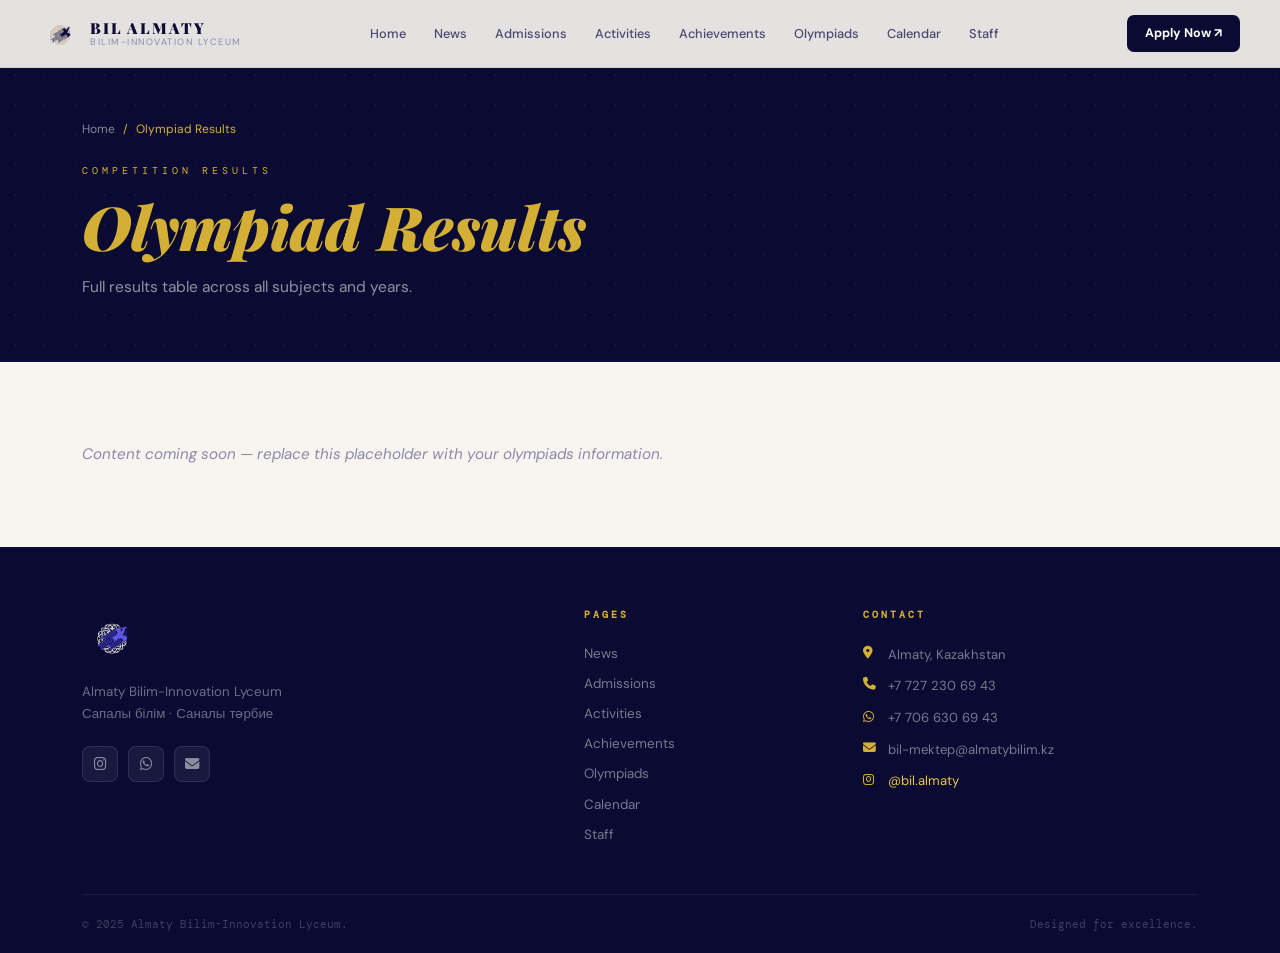
<file: olympiads.html>
<!DOCTYPE html><html lang="en"><head><meta charset="UTF-8"/><meta name="viewport" content="width=device-width, initial-scale=1.0"/><title>Olympiad Results — BIL Almaty</title><link rel="stylesheet" href="style.css"/><link href="https://fonts.googleapis.com/css2?family=Playfair+Display:ital,wght@0,700;0,900;1,700&family=DM+Sans:wght@300;400;500;600;700&family=DM+Mono:wght@400;500&display=swap" rel="stylesheet"/><link rel="stylesheet" href="https://cdnjs.cloudflare.com/ajax/libs/font-awesome/6.5.0/css/all.min.css"/></head><body>
<nav class="navbar" id="navbar"><a class="nav-logo" href="index.html"><img src="logo.png" alt="BIL Logo" class="nav-logo-img"/><div class="nav-logo-text"><span class="logo-main">BIL ALMATY</span><span class="logo-sub">Bilim-Innovation Lyceum</span></div></a><ul class="nav-links"><li><a href="index.html">Home</a></li><li><a href="news.html">News</a></li><li><a href="admissions.html">Admissions</a></li><li><a href="activities.html">Activities</a></li><li><a href="achievements.html">Achievements</a></li><li><a href="olympiads.html">Olympiads</a></li><li><a href="calendar.html">Calendar</a></li><li><a href="staff.html">Staff</a></li></ul><a href="https://bilemtihan.kz" target="_blank" class="nav-cta">Apply Now ↗</a><button class="hamburger" id="hamburger">&#9776;</button></nav>
<div class="mobile-menu" id="mobileMenu"><button class="mobile-close" id="mobileClose">✕</button><img src="logo.png" alt="BIL Logo" class="mobile-logo"/><a href="index.html">Home</a><a href="news.html">News</a><a href="admissions.html">Admissions</a><a href="activities.html">Activities</a><a href="achievements.html">Achievements</a><a href="olympiads.html">Olympiads</a><a href="calendar.html">Calendar</a><a href="staff.html">Staff</a></div>
<section class="page-hero"><div class="container"><div class="breadcrumb"><a href="index.html">Home</a><span>/</span><span>Olympiad Results</span></div><div class="page-hero-label">COMPETITION RESULTS</div><h1 class="page-hero-title"><em>Olympiad Results</em></h1><p class="page-hero-sub">Full results table across all subjects and years.</p></div></section>
<section class="section" style="background:var(--bg);"><div class="container"><p style="color:var(--text-muted);font-size:.95rem;"><!-- PLACEHOLDER: Add your olympiads content here. See index.html for examples of cards and grids. --><em>Content coming soon — replace this placeholder with your olympiads information.</em></p></div></section>
<footer class="footer"><div class="container"><div class="footer-top"><div class="footer-brand"><img src="logo.png" alt="BIL Logo" class="footer-logo-img"/><p>Almaty Bilim-Innovation Lyceum<br/>Сапалы білім · Саналы тәрбие</p><div class="footer-socials"><a href="https://www.instagram.com/bil.almaty/" target="_blank" class="fsocial"><i class="fab fa-instagram"></i></a><a href="https://wa.me/77066306943" target="_blank" class="fsocial"><i class="fab fa-whatsapp"></i></a><a href="mailto:bil-mektep@almatybilim.kz" class="fsocial"><i class="fa fa-envelope"></i></a></div></div><div class="footer-nav"><h4>Pages</h4><a href="news.html">News</a><a href="admissions.html">Admissions</a><a href="activities.html">Activities</a><a href="achievements.html">Achievements</a><a href="olympiads.html">Olympiads</a><a href="calendar.html">Calendar</a><a href="staff.html">Staff</a></div><div class="footer-info"><h4>Contact</h4><div class="fi-row"><i class="fa fa-map-marker-alt"></i><span>Almaty, Kazakhstan</span></div><div class="fi-row"><i class="fa fa-phone"></i><span>+7 727 230 69 43</span></div><div class="fi-row"><i class="fab fa-whatsapp"></i><span>+7 706 630 69 43</span></div><div class="fi-row"><i class="fa fa-envelope"></i><span>bil-mektep@almatybilim.kz</span></div><div class="fi-row"><i class="fab fa-instagram"></i><a href="https://instagram.com/bil.almaty" target="_blank">@bil.almaty</a></div></div></div><div class="footer-bottom"><span>© 2025 Almaty Bilim-Innovation Lyceum.</span><span>Designed for excellence.</span></div></div></footer>
<script>const nav=document.getElementById('navbar');window.addEventListener('scroll',()=>nav.classList.toggle('scrolled',window.scrollY>20),{passive:true});document.getElementById('hamburger').onclick=()=>document.getElementById('mobileMenu').classList.add('open');document.getElementById('mobileClose').onclick=()=>document.getElementById('mobileMenu').classList.remove('open');document.querySelectorAll('.mobile-menu a').forEach(a=>a.onclick=()=>document.getElementById('mobileMenu').classList.remove('open'));</script>
</body></html>
</file>
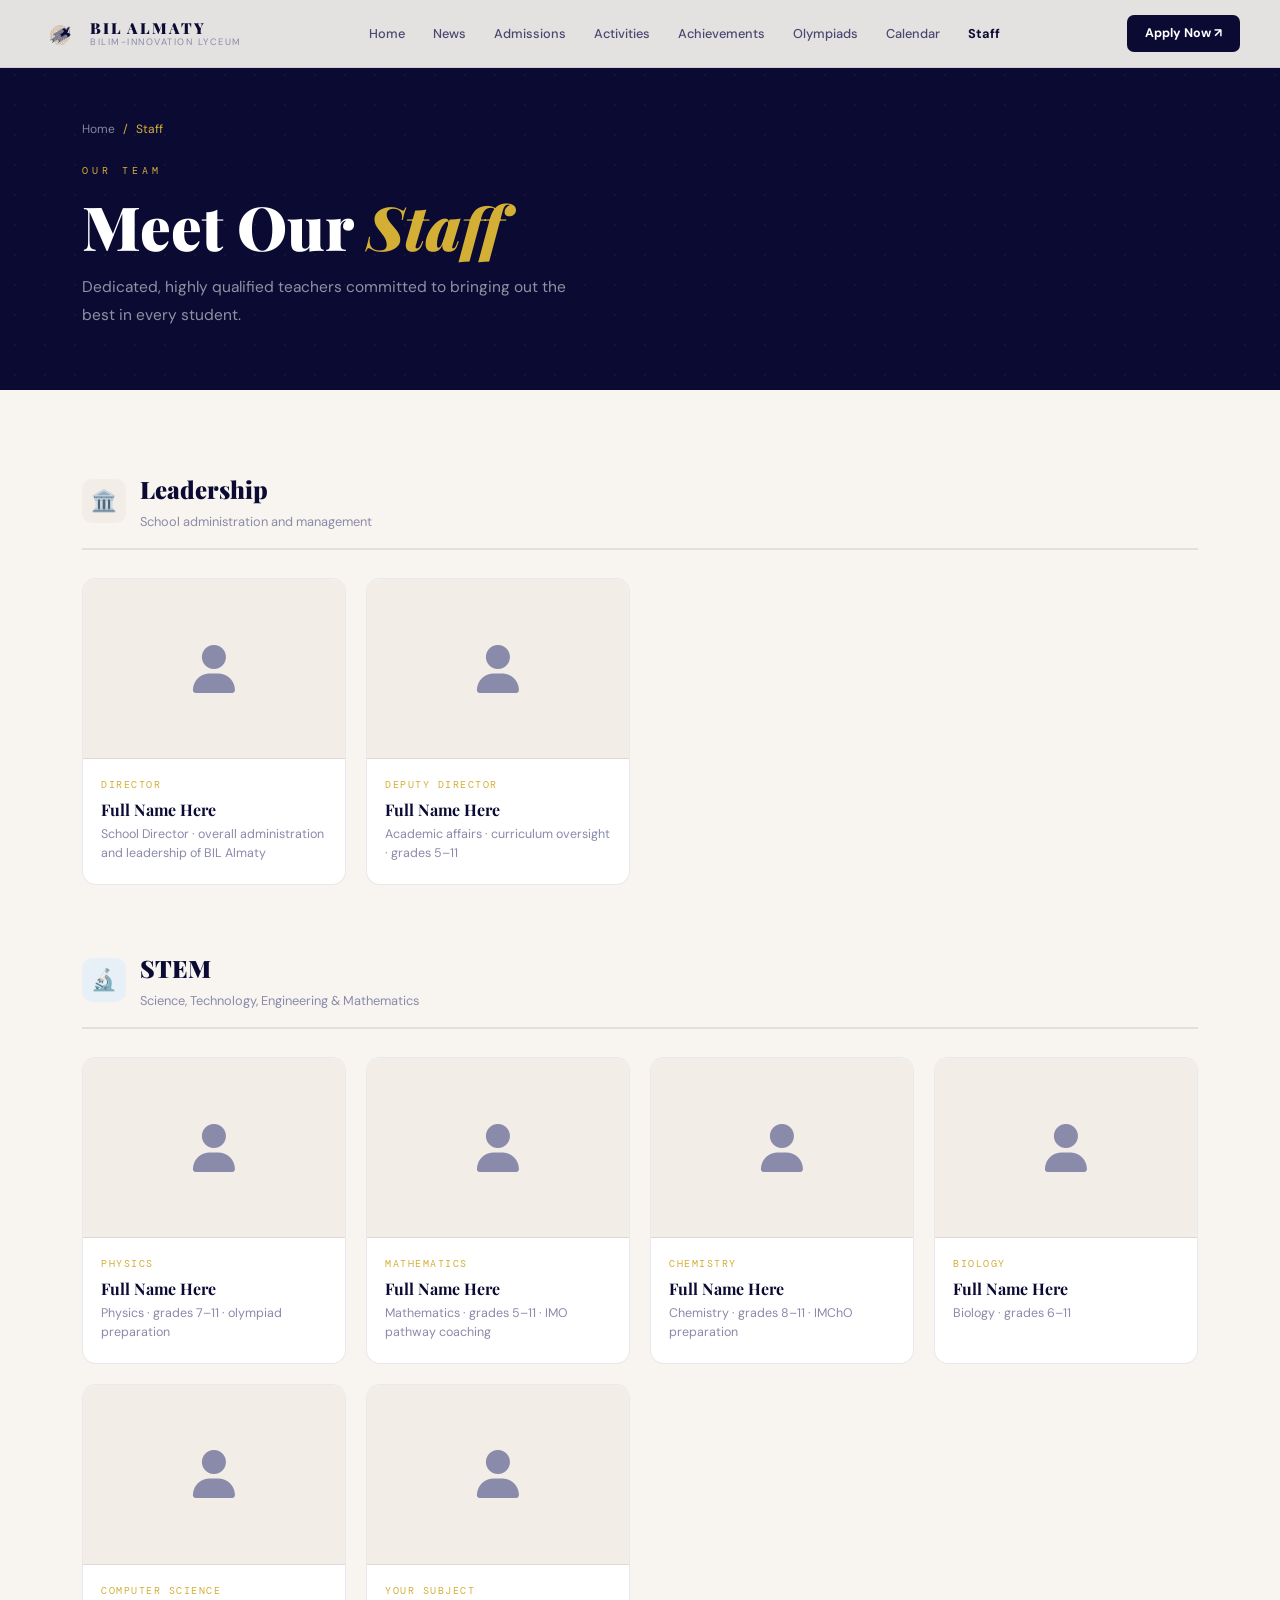
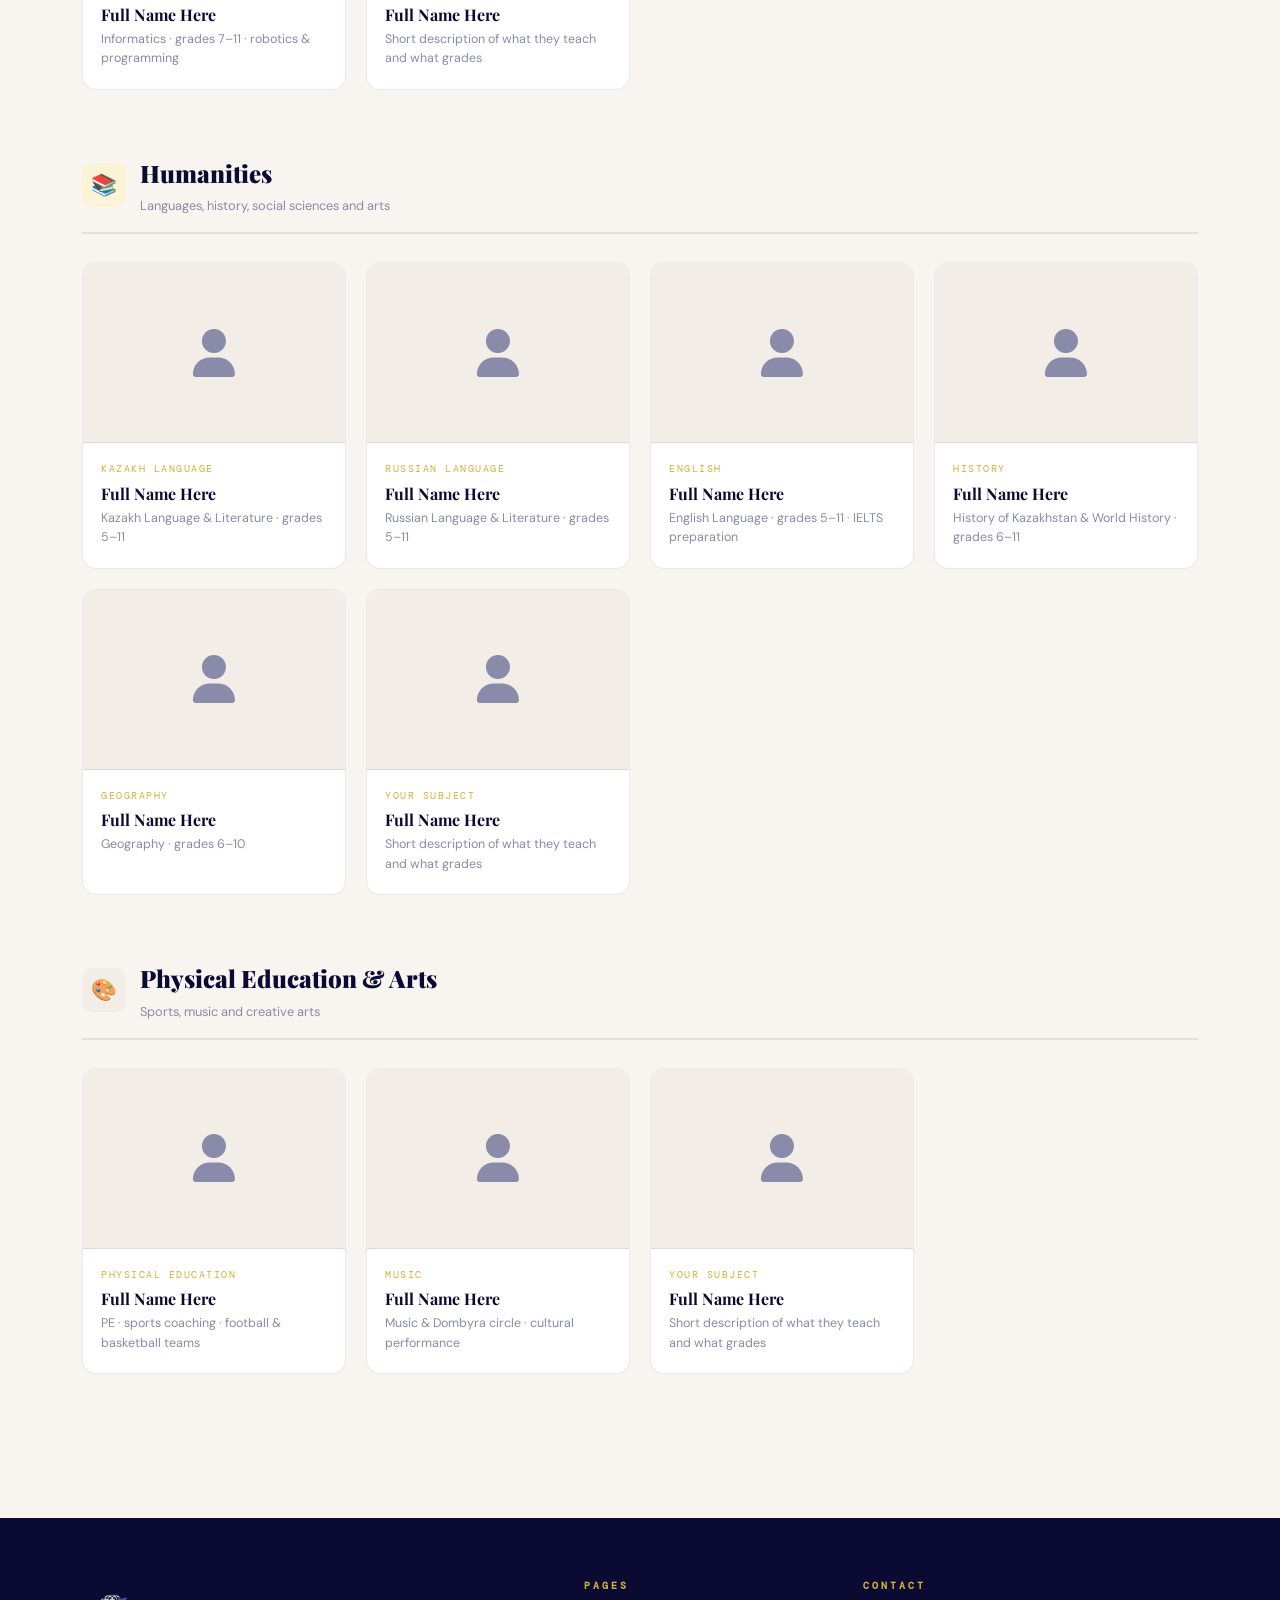
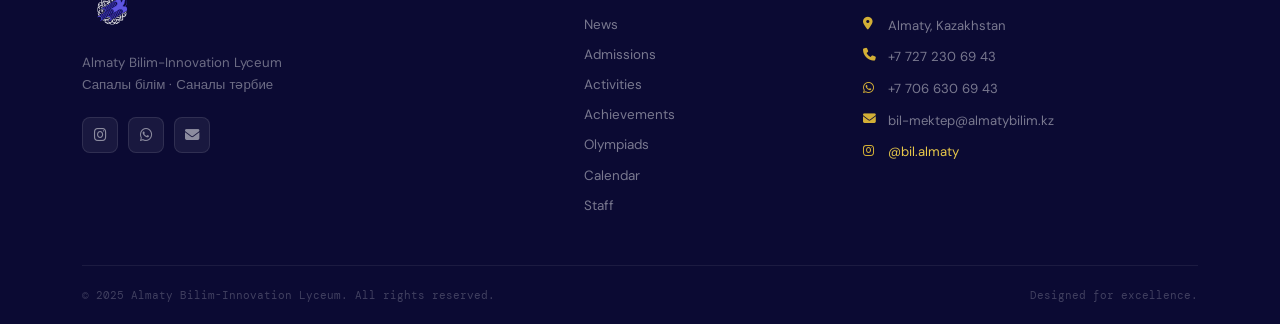
<file: staff.html>
<!DOCTYPE html>
<html lang="en">
<head>
  <meta charset="UTF-8"/>
  <meta name="viewport" content="width=device-width, initial-scale=1.0"/>
  <title>Staff — BIL Almaty</title>
  <link rel="stylesheet" href="style.css"/>
  <link href="https://fonts.googleapis.com/css2?family=Playfair+Display:ital,wght@0,700;0,900;1,700&family=DM+Sans:wght@300;400;500;600;700&family=DM+Mono:wght@400;500&display=swap" rel="stylesheet"/>
  <link rel="stylesheet" href="https://cdnjs.cloudflare.com/ajax/libs/font-awesome/6.5.0/css/all.min.css"/>
  <style>

  /* ── Department heading ── */
  .dept-heading {
    display: flex;
    align-items: center;
    gap: 14px;
    margin-bottom: 28px;
    padding-bottom: 16px;
    border-bottom: 2px solid var(--border);
  }
  .dept-heading .dept-icon {
    width: 44px; height: 44px;
    border-radius: 10px;
    display: flex; align-items: center; justify-content: center;
    font-size: 1.3rem;
    flex-shrink: 0;
  }
  .dept-icon-stem { background: #e8f0f7; }
  .dept-icon-hum  { background: var(--gold-pale); }
  .dept-icon-lead { background: var(--bg-subtle); }
  .dept-heading h2 {
    font-family: var(--font-display);
    font-size: 1.5rem;
    font-weight: 900;
    color: var(--navy);
  }
  .dept-heading p {
    font-size: 0.8rem;
    color: var(--text-muted);
    margin-top: 2px;
  }

  /* ── Staff grid ── */
  .staff-grid {
    display: grid;
    grid-template-columns: repeat(4, 1fr);
    gap: 20px;
    margin-bottom: 64px;
  }

  /* ── Staff card ── */
  .staff-card {
    background: var(--bg-card);
    border: 1.5px solid var(--border);
    border-radius: 14px;
    overflow: hidden;
    transition: all 0.28s;
  }
  .staff-card:hover {
    border-color: var(--border-gold);
    box-shadow: 0 10px 36px rgba(11,10,51,0.08);
    transform: translateY(-3px);
  }

  /*
  ══════════════════════════════════════════
  PHOTO AREA
  HOW TO ADD A REAL PHOTO:
    1. Save the image in your photos/ folder
    2. On the .staff-photo div, add:
       style="background-image:url('photos/name.jpg');"
    3. Remove the <i> icon inside once you have a photo

  Recommended photo size: 400×400px (square)
  ══════════════════════════════════════════
  */
  .staff-photo {
    height: 180px;
    background: var(--bg-subtle);
    background-size: cover;
    background-position: center top;
    display: flex;
    align-items: center;
    justify-content: center;
    border-bottom: 1px solid var(--border);
    font-size: 3rem;
    color: var(--text-muted);
  }

  .staff-body { padding: 18px 18px 20px; }

  .staff-subject {
    font-family: var(--font-mono);
    font-size: 0.62rem;
    letter-spacing: 1.5px;
    text-transform: uppercase;
    color: var(--gold);
    margin-bottom: 6px;
    display: block;
  }

  .staff-name {
    font-family: var(--font-display);
    font-size: 1rem;
    font-weight: 700;
    color: var(--navy);
    margin-bottom: 6px;
    line-height: 1.2;
  }

  .staff-role {
    font-size: 0.78rem;
    color: var(--text-muted);
    line-height: 1.55;
  }

  @media(max-width:1000px){ .staff-grid { grid-template-columns: repeat(3,1fr); } }
  @media(max-width:700px) { .staff-grid { grid-template-columns: repeat(2,1fr); } }
  @media(max-width:440px) { .staff-grid { grid-template-columns: 1fr 1fr; } }

  </style>
</head>
<body>

<!-- NAVBAR -->
<nav class="navbar" id="navbar">
  <a class="nav-logo" href="index.html">
    <img src="logo.png" alt="BIL Logo" class="nav-logo-img"/>
    <div class="nav-logo-text">
      <span class="logo-main">BIL ALMATY</span>
      <span class="logo-sub">Bilim-Innovation Lyceum</span>
    </div>
  </a>
  <ul class="nav-links">
    <li><a href="index.html">Home</a></li>
    <li><a href="news.html">News</a></li>
    <li><a href="admissions.html">Admissions</a></li>
    <li><a href="activities.html">Activities</a></li>
    <li><a href="achievements.html">Achievements</a></li>
    <li><a href="olympiads.html">Olympiads</a></li>
    <li><a href="calendar.html">Calendar</a></li>
    <li><a href="staff.html" class="active">Staff</a></li>
  </ul>
  <a href="https://bilemtihan.kz" target="_blank" class="nav-cta">Apply Now ↗</a>
  <button class="hamburger" id="hamburger">&#9776;</button>
</nav>
<div class="mobile-menu" id="mobileMenu">
  <button class="mobile-close" id="mobileClose">✕</button>
  <img src="logo.png" alt="BIL Logo" class="mobile-logo"/>
  <a href="index.html">Home</a>
  <a href="news.html">News</a>
  <a href="admissions.html">Admissions</a>
  <a href="activities.html">Activities</a>
  <a href="achievements.html">Achievements</a>
  <a href="olympiads.html">Olympiads</a>
  <a href="calendar.html">Calendar</a>
  <a href="staff.html">Staff</a>
</div>

<!-- PAGE HERO -->
<section class="page-hero">
  <div class="container">
    <div class="breadcrumb">
      <a href="index.html">Home</a><span>/</span><span>Staff</span>
    </div>
    <div class="page-hero-label">OUR TEAM</div>
    <h1 class="page-hero-title">Meet Our <em>Staff</em></h1>
    <p class="page-hero-sub">Dedicated, highly qualified teachers committed to bringing out the best in every student.</p>
  </div>
</section>


<section class="section" style="background:var(--bg);">
  <div class="container">

    <!--
    ══════════════════════════════════════════════════
    HOW TO ADD A STAFF MEMBER:
      1. Copy a staff-card block (between BEGIN / END)
      2. Paste it inside the correct department's .staff-grid
      3. Fill in:  staff-subject → subject they teach
                   staff-name   → their full name
                   staff-role   → short description / grades
      4. For a photo: see the PHOTO AREA comment above

    HOW TO ADD A NEW SUBJECT GROUP:
      Copy an entire dept-heading + staff-grid block,
      paste it below the others, and rename everything.
    ══════════════════════════════════════════════════
    -->


    <!-- ══════════════════════════
         LEADERSHIP
         ══════════════════════════ -->
    <div class="dept-heading">
      <div class="dept-icon dept-icon-lead">🏛️</div>
      <div>
        <h2>Leadership</h2>
        <p>School administration and management</p>
      </div>
    </div>

    <div class="staff-grid">

      <!-- BEGIN STAFF CARD -->
      <div class="staff-card reveal">
        <!-- PHOTO: style="background-image:url('photos/director.jpg');" -->
        <div class="staff-photo"><i class="fa fa-user"></i></div>
        <div class="staff-body">
          <span class="staff-subject">Director</span>
          <!-- PLACEHOLDER: replace with real name -->
          <div class="staff-name">Full Name Here</div>
          <div class="staff-role">School Director · overall administration and leadership of BIL Almaty</div>
        </div>
      </div>
      <!-- END STAFF CARD -->

      <!-- BEGIN STAFF CARD -->
      <div class="staff-card reveal">
        <div class="staff-photo"><i class="fa fa-user"></i></div>
        <div class="staff-body">
          <span class="staff-subject">Deputy Director</span>
          <div class="staff-name">Full Name Here</div>
          <div class="staff-role">Academic affairs · curriculum oversight · grades 5–11</div>
        </div>
      </div>
      <!-- END STAFF CARD -->

    </div>


    <!-- ══════════════════════════
         STEM
         ══════════════════════════ -->
    <div class="dept-heading">
      <div class="dept-icon dept-icon-stem">🔬</div>
      <div>
        <h2>STEM</h2>
        <p>Science, Technology, Engineering & Mathematics</p>
      </div>
    </div>

    <div class="staff-grid">

      <!-- BEGIN STAFF CARD -->
      <div class="staff-card reveal">
        <!-- PHOTO: style="background-image:url('photos/physics-teacher.jpg');" -->
        <div class="staff-photo"><i class="fa fa-user"></i></div>
        <div class="staff-body">
          <span class="staff-subject">Physics</span>
          <!-- PLACEHOLDER: replace name and role -->
          <div class="staff-name">Full Name Here</div>
          <div class="staff-role">Physics · grades 7–11 · olympiad preparation</div>
        </div>
      </div>
      <!-- END STAFF CARD -->

      <!-- BEGIN STAFF CARD -->
      <div class="staff-card reveal">
        <div class="staff-photo"><i class="fa fa-user"></i></div>
        <div class="staff-body">
          <span class="staff-subject">Mathematics</span>
          <div class="staff-name">Full Name Here</div>
          <div class="staff-role">Mathematics · grades 5–11 · IMO pathway coaching</div>
        </div>
      </div>
      <!-- END STAFF CARD -->

      <!-- BEGIN STAFF CARD -->
      <div class="staff-card reveal">
        <div class="staff-photo"><i class="fa fa-user"></i></div>
        <div class="staff-body">
          <span class="staff-subject">Chemistry</span>
          <div class="staff-name">Full Name Here</div>
          <div class="staff-role">Chemistry · grades 8–11 · IMChO preparation</div>
        </div>
      </div>
      <!-- END STAFF CARD -->

      <!-- BEGIN STAFF CARD -->
      <div class="staff-card reveal">
        <div class="staff-photo"><i class="fa fa-user"></i></div>
        <div class="staff-body">
          <span class="staff-subject">Biology</span>
          <div class="staff-name">Full Name Here</div>
          <div class="staff-role">Biology · grades 6–11</div>
        </div>
      </div>
      <!-- END STAFF CARD -->

      <!-- BEGIN STAFF CARD -->
      <div class="staff-card reveal">
        <div class="staff-photo"><i class="fa fa-user"></i></div>
        <div class="staff-body">
          <span class="staff-subject">Computer Science</span>
          <div class="staff-name">Full Name Here</div>
          <div class="staff-role">Informatics · grades 7–11 · robotics &amp; programming</div>
        </div>
      </div>
      <!-- END STAFF CARD -->

      <!-- BEGIN STAFF CARD — PLACEHOLDER (add more STEM teachers here) -->
      <div class="staff-card reveal">
        <div class="staff-photo"><i class="fa fa-user"></i></div>
        <div class="staff-body">
          <span class="staff-subject">Your Subject</span><!-- PLACEHOLDER -->
          <div class="staff-name">Full Name Here</div>
          <div class="staff-role">Short description of what they teach and what grades</div>
        </div>
      </div>
      <!-- END STAFF CARD -->

    </div>


    <!-- ══════════════════════════
         HUMANITIES
         ══════════════════════════ -->
    <div class="dept-heading">
      <div class="dept-icon dept-icon-hum">📚</div>
      <div>
        <h2>Humanities</h2>
        <p>Languages, history, social sciences and arts</p>
      </div>
    </div>

    <div class="staff-grid">

      <!-- BEGIN STAFF CARD -->
      <div class="staff-card reveal">
        <!-- PHOTO: style="background-image:url('photos/kazakh-teacher.jpg');" -->
        <div class="staff-photo"><i class="fa fa-user"></i></div>
        <div class="staff-body">
          <span class="staff-subject">Kazakh Language</span>
          <div class="staff-name">Full Name Here</div>
          <div class="staff-role">Kazakh Language &amp; Literature · grades 5–11</div>
        </div>
      </div>
      <!-- END STAFF CARD -->

      <!-- BEGIN STAFF CARD -->
      <div class="staff-card reveal">
        <div class="staff-photo"><i class="fa fa-user"></i></div>
        <div class="staff-body">
          <span class="staff-subject">Russian Language</span>
          <div class="staff-name">Full Name Here</div>
          <div class="staff-role">Russian Language &amp; Literature · grades 5–11</div>
        </div>
      </div>
      <!-- END STAFF CARD -->

      <!-- BEGIN STAFF CARD -->
      <div class="staff-card reveal">
        <div class="staff-photo"><i class="fa fa-user"></i></div>
        <div class="staff-body">
          <span class="staff-subject">English</span>
          <div class="staff-name">Full Name Here</div>
          <div class="staff-role">English Language · grades 5–11 · IELTS preparation</div>
        </div>
      </div>
      <!-- END STAFF CARD -->

      <!-- BEGIN STAFF CARD -->
      <div class="staff-card reveal">
        <div class="staff-photo"><i class="fa fa-user"></i></div>
        <div class="staff-body">
          <span class="staff-subject">History</span>
          <div class="staff-name">Full Name Here</div>
          <div class="staff-role">History of Kazakhstan &amp; World History · grades 6–11</div>
        </div>
      </div>
      <!-- END STAFF CARD -->

      <!-- BEGIN STAFF CARD -->
      <div class="staff-card reveal">
        <div class="staff-photo"><i class="fa fa-user"></i></div>
        <div class="staff-body">
          <span class="staff-subject">Geography</span>
          <div class="staff-name">Full Name Here</div>
          <div class="staff-role">Geography · grades 6–10</div>
        </div>
      </div>
      <!-- END STAFF CARD -->

      <!-- BEGIN STAFF CARD — PLACEHOLDER -->
      <div class="staff-card reveal">
        <div class="staff-photo"><i class="fa fa-user"></i></div>
        <div class="staff-body">
          <span class="staff-subject">Your Subject</span><!-- PLACEHOLDER -->
          <div class="staff-name">Full Name Here</div>
          <div class="staff-role">Short description of what they teach and what grades</div>
        </div>
      </div>
      <!-- END STAFF CARD -->

    </div>


    <!-- ══════════════════════════
         PHYSICAL EDUCATION & ARTS
         ══════════════════════════ -->
    <div class="dept-heading">
      <div class="dept-icon dept-icon-lead">🎨</div>
      <div>
        <h2>Physical Education &amp; Arts</h2>
        <p>Sports, music and creative arts</p>
      </div>
    </div>

    <div class="staff-grid">

      <!-- BEGIN STAFF CARD -->
      <div class="staff-card reveal">
        <div class="staff-photo"><i class="fa fa-user"></i></div>
        <div class="staff-body">
          <span class="staff-subject">Physical Education</span>
          <div class="staff-name">Full Name Here</div>
          <div class="staff-role">PE · sports coaching · football &amp; basketball teams</div>
        </div>
      </div>
      <!-- END STAFF CARD -->

      <!-- BEGIN STAFF CARD -->
      <div class="staff-card reveal">
        <div class="staff-photo"><i class="fa fa-user"></i></div>
        <div class="staff-body">
          <span class="staff-subject">Music</span>
          <div class="staff-name">Full Name Here</div>
          <div class="staff-role">Music &amp; Dombyra circle · cultural performance</div>
        </div>
      </div>
      <!-- END STAFF CARD -->

      <!-- BEGIN STAFF CARD — PLACEHOLDER -->
      <div class="staff-card reveal">
        <div class="staff-photo"><i class="fa fa-user"></i></div>
        <div class="staff-body">
          <span class="staff-subject">Your Subject</span><!-- PLACEHOLDER -->
          <div class="staff-name">Full Name Here</div>
          <div class="staff-role">Short description of what they teach and what grades</div>
        </div>
      </div>
      <!-- END STAFF CARD -->

    </div>

  </div>
</section>


<!-- FOOTER -->
<footer class="footer">
  <div class="container">
    <div class="footer-top">
      <div class="footer-brand">
        <img src="logo.png" alt="BIL Logo" class="footer-logo-img"/>
        <p>Almaty Bilim-Innovation Lyceum<br/>Сапалы білім · Саналы тәрбие</p>
        <div class="footer-socials">
          <a href="https://www.instagram.com/bil.almaty/" target="_blank" class="fsocial"><i class="fab fa-instagram"></i></a>
          <a href="https://wa.me/77066306943" target="_blank" class="fsocial"><i class="fab fa-whatsapp"></i></a>
          <a href="mailto:bil-mektep@almatybilim.kz" class="fsocial"><i class="fa fa-envelope"></i></a>
        </div>
      </div>
      <div class="footer-nav">
        <h4>Pages</h4>
        <a href="news.html">News</a>
        <a href="admissions.html">Admissions</a>
        <a href="activities.html">Activities</a>
        <a href="achievements.html">Achievements</a>
        <a href="olympiads.html">Olympiads</a>
        <a href="calendar.html">Calendar</a>
        <a href="staff.html">Staff</a>
      </div>
      <div class="footer-info">
        <h4>Contact</h4>
        <div class="fi-row"><i class="fa fa-map-marker-alt"></i><span>Almaty, Kazakhstan</span></div>
        <div class="fi-row"><i class="fa fa-phone"></i><span>+7 727 230 69 43</span></div>
        <div class="fi-row"><i class="fab fa-whatsapp"></i><span>+7 706 630 69 43</span></div>
        <div class="fi-row"><i class="fa fa-envelope"></i><span>bil-mektep@almatybilim.kz</span></div>
        <div class="fi-row"><i class="fab fa-instagram"></i><a href="https://instagram.com/bil.almaty" target="_blank">@bil.almaty</a></div>
      </div>
    </div>
    <div class="footer-bottom">
      <span>© 2025 Almaty Bilim-Innovation Lyceum. All rights reserved.</span>
      <span>Designed for excellence.</span>
    </div>
  </div>
</footer>

<script>
  const nav = document.getElementById('navbar');
  window.addEventListener('scroll', () => nav.classList.toggle('scrolled', window.scrollY > 20), {passive:true});
  document.getElementById('hamburger').onclick = () => document.getElementById('mobileMenu').classList.add('open');
  document.getElementById('mobileClose').onclick = () => document.getElementById('mobileMenu').classList.remove('open');
  document.querySelectorAll('.mobile-menu a').forEach(a => a.onclick = () => document.getElementById('mobileMenu').classList.remove('open'));
  const ro = new IntersectionObserver(es => es.forEach(e => { if (e.isIntersecting) e.target.classList.add('visible'); }), {threshold: 0.08});
  document.querySelectorAll('.reveal').forEach(el => ro.observe(el));
</script>

</body>
</html>
</file>
<file: style.css>
/* =====================================================
   BIL ALMATY — GLOBAL STYLESHEET
   Color philosophy: one warm base (off-white/cream),
   navy for headings, gold for accents.
   NO harsh dark-section / bright-section alternating.
   ===================================================== */

*, *::before, *::after { box-sizing: border-box; margin: 0; padding: 0; }

:root {
  /* ── Brand colors ── */
  --navy:        #0B0A33;
  --navy-soft:   #1a1960;          /* slightly lighter navy for hover */
  --gold:        #D3AF36;
  --gold-light:  #e8c84a;
  --gold-pale:   #faf3d6;          /* very pale gold — used for subtle tints */
  --sand:        #CAB492;
  --sand-light:  #ede4d3;

  /* ── Page background: a single warm cream throughout ── */
  --bg:          #F8F5F0;          /* every page uses this */
  --bg-card:     #FFFFFF;          /* cards sit on top */
  --bg-subtle:   #F2EDE6;          /* slightly darker strip — same family */

  /* ── Text ── */
  --text:        #1C1B3A;          /* near-navy, easier than pure black */
  --text-mid:    #4a4870;
  --text-muted:  #8a8aaa;

  /* ── Borders ── */
  --border:      rgba(11,10,51,0.09);
  --border-gold: rgba(211,175,54,0.35);

  /* ── Fonts ── */
  --font-display: 'Playfair Display', serif;
  --font-body:    'DM Sans', sans-serif;
  --font-mono:    'DM Mono', monospace;
}

html { scroll-behavior: smooth; }

body {
  background: var(--bg);
  color: var(--text);
  font-family: var(--font-body);
  font-size: 16px;
  line-height: 1.65;
  overflow-x: hidden;
}

a { color: inherit; text-decoration: none; }
img { max-width: 100%; display: block; }
button { font-family: var(--font-body); }

.container {
  max-width: 1180px;
  margin: 0 auto;
  padding: 0 32px;
}

/* ── Section spacing ── */
.section { padding: 80px 0; }
.section-sm { padding: 56px 0; }

/* ── Typography helpers ── */
.overline {
  font-family: var(--font-mono);
  font-size: 0.65rem;
  letter-spacing: 4px;
  text-transform: uppercase;
  color: var(--gold);
  display: block;
  margin-bottom: 14px;
}

.section-title {
  font-family: var(--font-display);
  font-size: clamp(1.8rem, 3.5vw, 2.8rem);
  font-weight: 900;
  color: var(--navy);
  line-height: 1.1;
  margin-bottom: 14px;
}
.section-title em { font-style: italic; color: var(--gold); }

.section-sub {
  font-size: 0.95rem;
  color: var(--text-muted);
  max-width: 560px;
  line-height: 1.8;
  margin-bottom: 48px;
}

/* ── Buttons ── */
.btn {
  display: inline-flex; align-items: center; gap: 8px;
  padding: 12px 26px; border-radius: 8px;
  font-weight: 700; font-size: 0.85rem;
  transition: all 0.22s; cursor: pointer; border: none;
}
.btn-navy  { background: var(--navy);  color: #fff; }
.btn-navy:hover  { background: var(--navy-soft); transform: translateY(-2px); box-shadow: 0 6px 20px rgba(11,10,51,0.18); }
.btn-gold  { background: var(--gold);  color: var(--navy); }
.btn-gold:hover  { background: var(--gold-light); transform: translateY(-2px); box-shadow: 0 6px 20px rgba(211,175,54,0.35); }
.btn-outline { background: transparent; color: var(--navy); border: 2px solid var(--navy); }
.btn-outline:hover { background: var(--navy); color: #fff; }
.btn-outline-gold { background: transparent; color: var(--gold); border: 2px solid var(--gold); }
.btn-outline-gold:hover { background: var(--gold); color: var(--navy); }

/* ── Tags ── */
.tag {
  display: inline-block;
  font-family: var(--font-mono); font-size: 0.62rem;
  letter-spacing: 1.5px; text-transform: uppercase;
  padding: 3px 11px; border-radius: 100px; border: 1px solid;
  font-weight: 500;
}
.tag-gold  { color: #7a5c00; border-color: rgba(211,175,54,0.5); background: var(--gold-pale); }
.tag-navy  { color: var(--navy); border-color: rgba(11,10,51,0.2); background: rgba(11,10,51,0.05); }
.tag-steel { color: #3d5a73; border-color: rgba(80,103,131,0.3); background: #e8f0f7; }
.tag-sand  { color: #6b5530; border-color: rgba(202,180,146,0.5); background: var(--sand-light); }
.tag-green { color: #1a6634; border-color: rgba(26,102,52,0.3); background: #e6f4ec; }

/* ── Card base ── */
.card {
  background: var(--bg-card);
  border: 1.5px solid var(--border);
  border-radius: 14px;
  transition: all 0.28s;
}
.card:hover {
  border-color: var(--border-gold);
  box-shadow: 0 8px 36px rgba(11,10,51,0.08);
  transform: translateY(-3px);
}

/* ── Reveal animation ── */
.reveal {
  opacity: 0; transform: translateY(18px);
  transition: opacity 0.55s ease, transform 0.55s ease;
}
.reveal.visible { opacity: 1; transform: translateY(0); }
.reveal:nth-child(2) { transition-delay: 0.08s; }
.reveal:nth-child(3) { transition-delay: 0.16s; }
.reveal:nth-child(4) { transition-delay: 0.24s; }
.reveal:nth-child(5) { transition-delay: 0.32s; }
.reveal:nth-child(6) { transition-delay: 0.40s; }

/* ══════════════════════════════════
   NAVBAR
   ══════════════════════════════════ */
.navbar {
  position: fixed; top: 0; left: 0; right: 0; z-index: 1000;
  height: 68px;
  display: flex; align-items: center; justify-content: space-between;
  padding: 0 40px;
  background: rgba(248,245,240,0.92);
  backdrop-filter: blur(16px);
  border-bottom: 1px solid var(--border);
  transition: box-shadow 0.3s;
}
.navbar.scrolled { box-shadow: 0 2px 20px rgba(11,10,51,0.08); }

.nav-logo { display: flex; align-items: center; gap: 10px; }
.nav-logo-img { height: 40px; width: auto; }
.nav-logo-text { display: flex; flex-direction: column; line-height: 1.1; }
.logo-main { font-family: var(--font-display); font-size: 0.95rem; font-weight: 900; letter-spacing: 2px; color: var(--navy); }
.logo-sub  { font-size: 0.58rem; letter-spacing: 1.5px; color: var(--text-muted); text-transform: uppercase; }

.nav-links { display: flex; list-style: none; gap: 4px; }
.nav-links a {
  padding: 6px 12px; border-radius: 6px;
  font-size: 0.8rem; font-weight: 500;
  color: var(--text-mid); transition: all 0.2s;
}
.nav-links a:hover { color: var(--navy); background: var(--bg-subtle); }
.nav-links a.active { color: var(--navy); font-weight: 700; }

.nav-cta {
  background: var(--navy); color: #fff;
  padding: 8px 18px; border-radius: 7px;
  font-size: 0.78rem; font-weight: 700;
  transition: all 0.22s; white-space: nowrap;
}
.nav-cta:hover { background: var(--gold); color: var(--navy); transform: translateY(-1px); }

.hamburger { display: none; background: none; border: none; color: var(--navy); font-size: 1.4rem; cursor: pointer; padding: 4px; }

/* Mobile menu */
.mobile-menu {
  position: fixed; inset: 0; background: var(--bg-card); z-index: 999;
  display: flex; flex-direction: column; align-items: center; justify-content: center; gap: 22px;
  transform: translateX(100%); transition: transform 0.38s cubic-bezier(0.77,0,0.175,1);
}
.mobile-menu.open { transform: translateX(0); }
.mobile-close { position: absolute; top: 20px; right: 28px; background: none; border: none; font-size: 1.6rem; cursor: pointer; color: var(--text-mid); }
.mobile-logo { height: 64px; margin-bottom: 12px; }
.mobile-menu a { font-family: var(--font-display); font-size: 1.7rem; color: var(--text-mid); transition: color 0.2s; }
.mobile-menu a:hover { color: var(--gold); }

/* ══════════════════════════════════
   PAGE HERO (subpages — no slider)
   ══════════════════════════════════ */
.page-hero {
  background: var(--navy);
  padding: 120px 0 60px;
  position: relative; overflow: hidden;
}
.page-hero::before {
  content: '';
  position: absolute; inset: 0;
  background-image: radial-gradient(circle, rgba(211,175,54,0.06) 1px, transparent 1px);
  background-size: 30px 30px;
}
.page-hero .container { position: relative; z-index: 1; }
.page-hero-label { font-family: var(--font-mono); font-size: 0.65rem; letter-spacing: 4px; text-transform: uppercase; color: var(--gold); margin-bottom: 14px; }
.page-hero-title { font-family: var(--font-display); font-size: clamp(2.2rem,5vw,3.8rem); font-weight: 900; color: #fff; line-height: 1.1; margin-bottom: 14px; }
.page-hero-title em { font-style: italic; color: var(--gold); }
.page-hero-sub { font-size: 0.97rem; color: rgba(255,255,255,0.55); max-width: 520px; line-height: 1.8; }

.breadcrumb { display: flex; align-items: center; gap: 8px; font-size: 0.75rem; color: rgba(255,255,255,0.35); margin-bottom: 22px; }
.breadcrumb a { color: rgba(255,255,255,0.5); transition: color 0.2s; }
.breadcrumb a:hover { color: var(--gold); }
.breadcrumb span { color: var(--gold); }

/* ══════════════════════════════════
   FOOTER
   ══════════════════════════════════ */
.footer {
  background: var(--navy);
  padding: 0;
  margin-top: 0;
}
.footer-top {
  display: grid; grid-template-columns: 2fr 1fr 1.5fr; gap: 56px;
  padding: 60px 0 44px;
  border-bottom: 1px solid rgba(255,255,255,0.07);
}
.footer-logo-img { height: 60px; width: auto; margin-bottom: 14px; filter: brightness(10) opacity(0.85); }
.footer-brand p { font-size: 0.83rem; color: rgba(255,255,255,0.4); line-height: 1.7; margin-bottom: 20px; }
.footer-socials { display: flex; gap: 10px; }
.fsocial {
  width: 36px; height: 36px; border-radius: 8px;
  background: rgba(255,255,255,0.06); border: 1px solid rgba(255,255,255,0.1);
  display: flex; align-items: center; justify-content: center;
  color: rgba(255,255,255,0.5); font-size: 0.9rem; transition: all 0.2s;
}
.fsocial:hover { background: var(--gold); border-color: var(--gold); color: var(--navy); transform: translateY(-2px); }
.footer-nav { display: flex; flex-direction: column; }
.footer-nav h4, .footer-info h4 { font-family: var(--font-mono); font-size: 0.6rem; letter-spacing: 3px; text-transform: uppercase; color: var(--gold); margin-bottom: 16px; }
.footer-nav a { font-size: 0.84rem; color: rgba(255,255,255,0.45); padding: 4px 0; transition: color 0.2s; }
.footer-nav a:hover { color: #fff; }
.footer-info { display: flex; flex-direction: column; }
.fi-row { display: flex; align-items: flex-start; gap: 11px; padding: 5px 0; font-size: 0.82rem; color: rgba(255,255,255,0.45); }
.fi-row i { color: var(--gold); width: 14px; margin-top: 3px; font-size: 0.8rem; }
.fi-row a { color: var(--gold-light); }
.fi-row a:hover { text-decoration: underline; }
.footer-bottom { display: flex; justify-content: space-between; padding: 20px 0; font-size: 0.7rem; font-family: var(--font-mono); color: rgba(255,255,255,0.22); }

/* ══════════════════════════════════
   TICKER
   ══════════════════════════════════ */
.ticker-wrap { background: var(--navy); overflow: hidden; padding: 11px 0; white-space: nowrap; border-bottom: 1px solid rgba(255,255,255,0.06); }
.ticker-track { display: inline-flex; align-items: center; animation: ticker-scroll 36s linear infinite; }
.ticker-track span { font-family: var(--font-mono); font-size: 0.7rem; color: rgba(255,255,255,0.7); padding: 0 16px; }
.tick-sep { color: var(--gold) !important; padding: 0 4px !important; }
@keyframes ticker-scroll { from{transform:translateX(0)} to{transform:translateX(-50%)} }

/* ══════════════════════════════════
   RESPONSIVE HELPERS
   ══════════════════════════════════ */
@media(max-width:1050px){
  .nav-links { display: none; }
  .nav-cta   { display: none; }
  .hamburger { display: block; }
  .footer-top { grid-template-columns: 1fr 1fr; gap: 36px; }
}
@media(max-width:640px){
  .container { padding: 0 18px; }
  .section { padding: 56px 0; }
  .footer-top { grid-template-columns: 1fr; }
  .footer-bottom { flex-direction: column; gap: 6px; text-align: center; }
}
</file>
